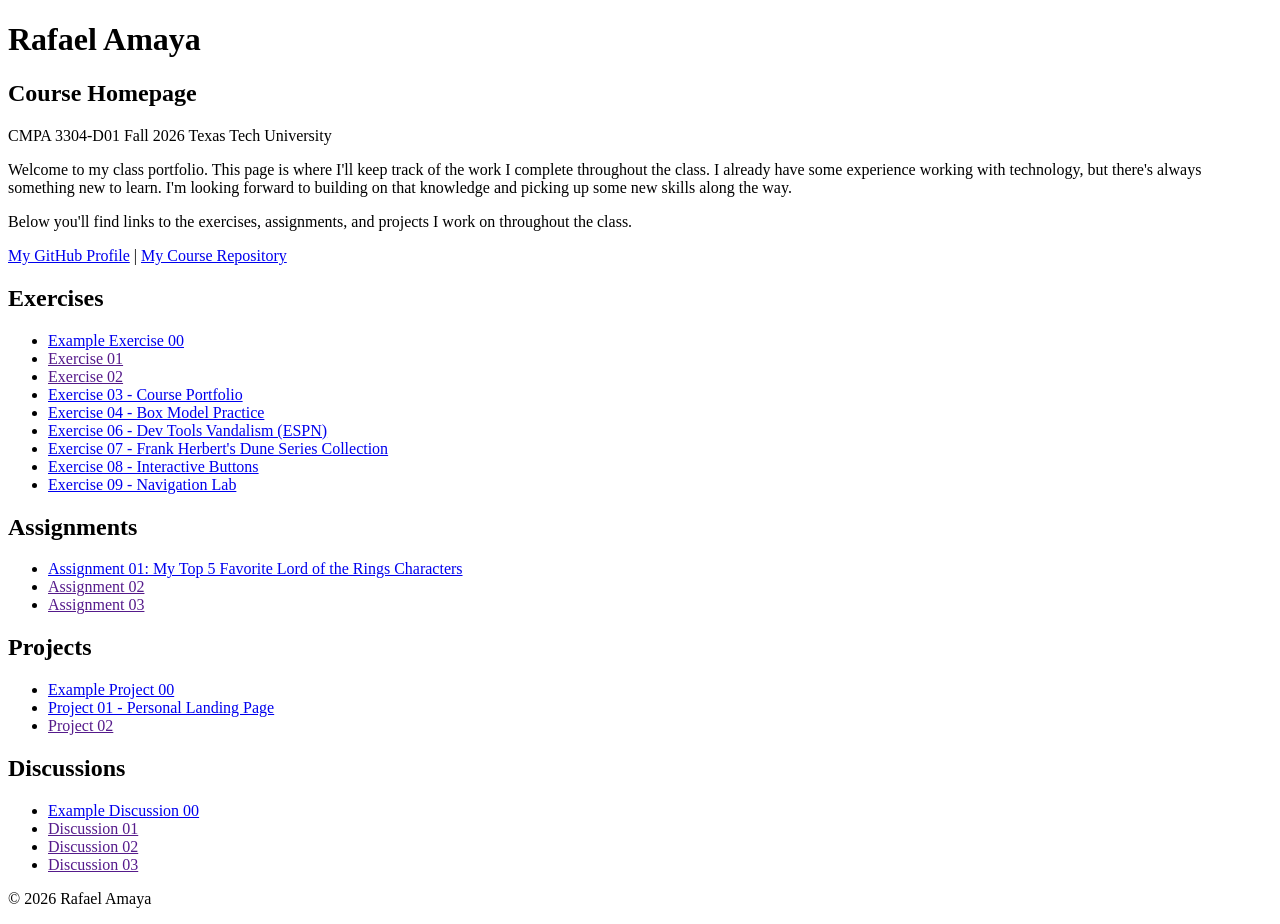
<file: index.html>
<!DOCTYPE html>

<!--

INSTRUCTIONS: HOW TO CHANGE THIS PAGE:

1. Change "Student Name" in the title above to your real name.

2. Change "Your Name" in the big heading below to your real name.

3. Change "your-username" to your real GitHub username in both links.

4. Change "your-repo-name" to the name of this repository.

5. Change "Course Name" to the name of your class.

6. Change "Semester Year" to match when you are taking this class.

7. Add links to your work:
    - Find the words that say "Exercise 01", "Assignment 01", etc.
    - Between the quote marks in href="", put the relative link to your work in the subfolder. You can simply link to the subfolder name. Take a look at the example folders and links to see how to do this.
    - For work not yet started/completed, you can leave the href="" blank until you are ready.
    - Change the words "Exercise 01" to match the name of the exercise. Do the same for assignments and projects. If you add your discussion posts, do the same for them.
    - Do this for each piece of work you finish.

8. You can add more links by copying a whole line like this:
    <li><a href="">New Work Name</a></li>
    Then paste it below the last one in that section.

9. Save your changes and push to GitHub when you are done. Remember you can use GitHub Desktop to help you with this.

Remember: During the course, if you want, you can style your homepage to introduce your own style and aesthetics. To start, keep this page simple and plain. This is just a template to get you started. Embrace the handcrafted approach to web design and development: change things to make them your own.

Remember: You must have a GitHub account, a new GitHub repository for this course, and this file (index.html) in that repository. 

Remember: You must create subfolders for each piece of coursework as the semester progresses.

-->

<html lang="en">
    <head>
        <meta charset="UTF-8" />
        <title>Course Homepage template</title>
        <meta charset="UTF-8" />
        <meta name="viewport" content="width=device-width, initial-scale=1.0" />
        <title>Rafael Amaya - Course Homepage</title>
    </head>

    <body>
        <header>
            <h1>Rafael Amaya</h1>
            <h2>Course Homepage</h2>
            <p>CMPA 3304-D01  Fall 2026  Texas Tech University</p>
            <p>Welcome to my class portfolio. This page is where I'll keep track of the work I complete throughout the class. I already have some experience working with technology, but there's always something new to learn. I'm looking forward to building on that knowledge and picking up some new skills along the way.</p>
            <p>Below you'll find links to the exercises, assignments, and projects I work on throughout the class.</p>
            <nav>
                <a href="https://github.com/Rafaelamaya85">My GitHub Profile</a>
                |
                <a href="https://github.com/Rafaelamaya85/course-portfolio">
                    My Course Repository
                </a>
            </nav>
        </header>

        <main>
            <section>
                <h2>Exercises</h2>
                <ul>
                    <li>
                        <a href="example-exercise-00/">Example Exercise 00</a>
                    </li>
                    <li><a href="">Exercise 01</a></li>
                    <li><a href="">Exercise 02</a></li>
                    <li><a href="index.html">Exercise 03 - Course Portfolio</a></li>
                    <li><a href="week-03-exercise-01/index.html">Exercise 04 - Box Model Practice</a></li>
                    
                    <li><a href="week-04-exercise-01/index.html">Exercise 06 - Dev Tools Vandalism (ESPN)</a></li>
                    <li><a href="week-04-exercise-02/index.html">Exercise 07 - Frank Herbert's Dune Series Collection</a></li>
                    <li><a href="week-05-exercise-01/index.html">Exercise 08 - Interactive Buttons</a></li>
                    <li><a href="week-06-exercise-01/index.html">Exercise 09 - Navigation Lab</a></li>

                </ul>
            </section>

            <section>
                <h2>Assignments</h2>
                <ul>
                    <li><a href="assignment-01/">Assignment 01: My Top 5 Favorite Lord of the Rings Characters</a></li>
                    <li><a href="">Assignment 02</a></li>
                    <li><a href="">Assignment 03</a></li>
                </ul>
            </section>

            <section>
                <h2>Projects</h2>
                <ul>
                    <li>
                        <a href="example-project-00/">Example Project 00</a>
                    </li>
                    <li><a href="project-01/index.html">Project 01 - Personal Landing Page</a></li>
                    <li><a href="">Project 02</a></li>
                </ul>
            </section>

            <section>
                <h2>Discussions</h2>
                <ul>
                    <li>
                        <a href="example-discussion-00/">
                            Example Discussion 00
                        </a>
                    </li>
                    <li><a href="">Discussion 01</a></li>
                    <li><a href="">Discussion 02</a></li>
                    <li><a href="">Discussion 03</a></li>
                </ul>
            </section>
        </main>

        <footer>
            <p>&copy; 2026 Rafael Amaya</p>
        </footer>
    </body>
</html>
</file>
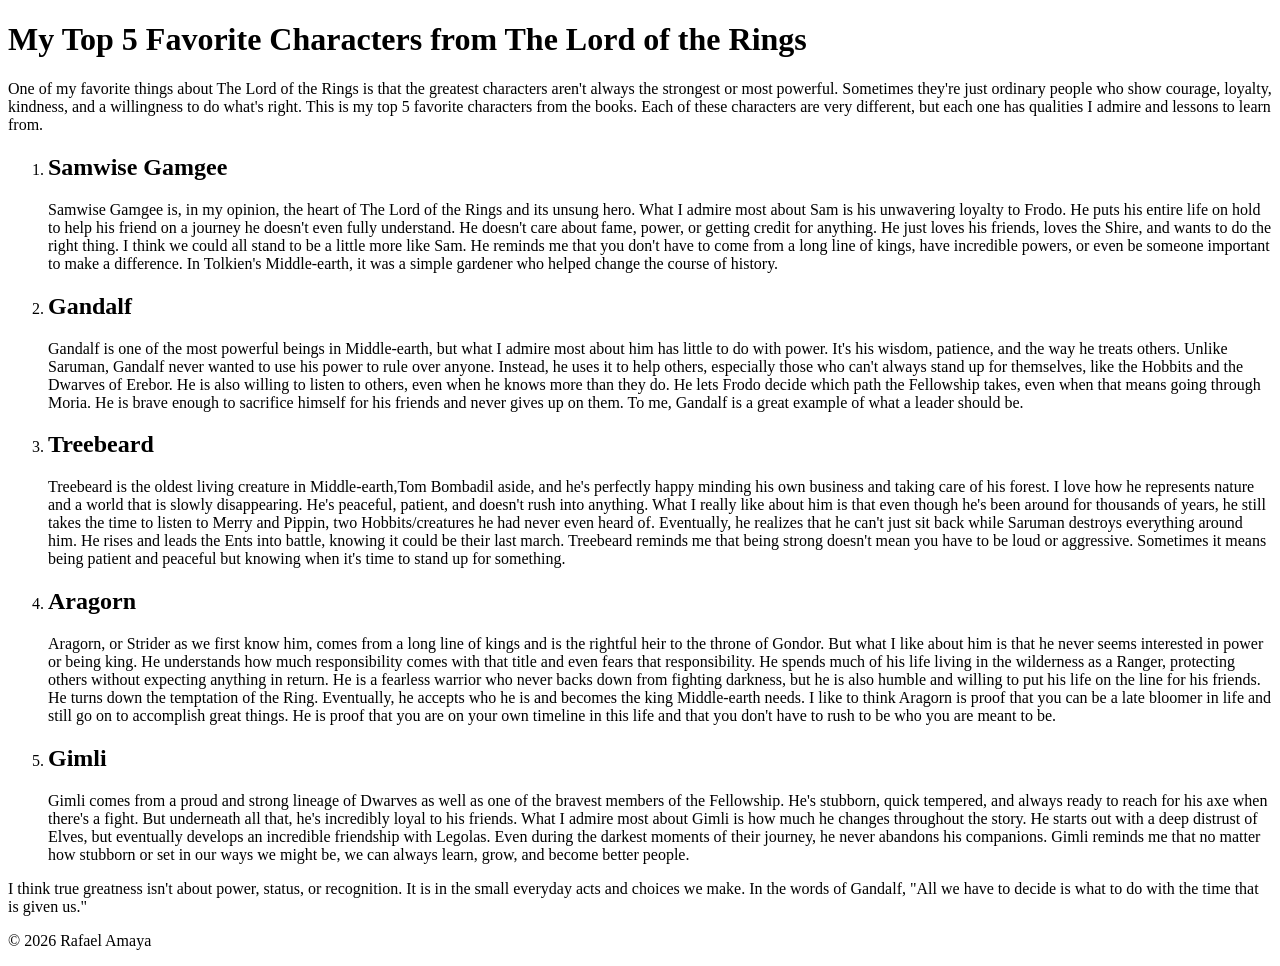
<file: assignment-01/index.html>
<!DOCTYPE html>
<html lang="en">

<head>
    <meta charset="UTF-8">
    <meta name="viewport" content="width=device-width, initial-scale=1.0">
    <title>My Top 5 Favorite Lord of the Rings Characters</title>
</head>

<body>

    <header>
        <h1>My Top 5 Favorite Characters from The Lord of the Rings</h1>
    </header>

    <main>
<p>
    One of my favorite things about The Lord of the Rings is that
    the greatest characters aren't always the strongest or most powerful.
    Sometimes they're just ordinary people who show courage, loyalty,
    kindness, and a willingness to do what's right. This is my top 5 favorite characters from the books. Each of these
    characters are very different, but each one has qualities I admire
    and lessons to learn from.
</p>
    <ol>
<li>
    <h2>Samwise Gamgee</h2>
    <p>
        Samwise Gamgee is, in my opinion, the heart of The Lord of the Rings
        and its unsung hero. What I admire most about Sam is his unwavering
        loyalty to Frodo. He puts his entire life on hold to help his friend
        on a journey he doesn't even fully understand. He doesn't care about
        fame, power, or getting credit for anything. He just loves his friends,
        loves the Shire, and wants to do the right thing. I think we could all
        stand to be a little more like Sam. He reminds me that you don't have
        to come from a long line of kings, have incredible powers, or even be
        someone important to make a difference. In Tolkien's Middle-earth,
        it was a simple gardener who helped change the course of history.
    </p>
</li>
<li>
    <h2>Gandalf</h2>
    <p>
        Gandalf is one of the most powerful beings in Middle-earth, but what
        I admire most about him has little to do with power. It's his wisdom, patience,
        and the way he treats others. Unlike Saruman, Gandalf never wanted
        to use his power to rule over anyone. Instead, he uses it to help
        others, especially those who can't always stand up for themselves,
        like the Hobbits and the Dwarves of Erebor. He is also willing to
        listen to others, even when he knows more than they do. He lets Frodo
        decide which path the Fellowship takes, even when that means
        going through Moria. He is brave enough to sacrifice himself for
        his friends and never gives up on them. To me, Gandalf is a great
        example of what a leader should be.
    </p>
</li>
<li>
    <h2>Treebeard</h2>
    <p>
        Treebeard is the oldest living creature in Middle-earth,Tom Bombadil aside, and
        he's perfectly happy minding his own business and taking care of his
        forest. I love how he represents nature and a world that is slowly
        disappearing. He's peaceful, patient, and doesn't rush into anything.
        What I really like about him is that even though he's been around
        for thousands of years, he still takes the time to listen to Merry
        and Pippin, two Hobbits/creatures he had never even heard of. Eventually,
        he realizes that he can't just sit back while Saruman destroys
        everything around him. He rises and leads the Ents into battle, knowing it
        could be their last march. Treebeard reminds me that being strong
        doesn't mean you have to be loud or aggressive. Sometimes it means
        being patient and peaceful but knowing when it's time to stand up
        for something.
    </p>
</li>
<li>
    <h2>Aragorn</h2>
    <p>
        Aragorn, or Strider as we first know him, comes from a long line of
        kings and is the rightful heir to the throne of Gondor. But what I
        like about him is that he never seems interested in power or being
        king. He understands how much responsibility
        comes with that title and even fears that responsibility. He spends much of
        his life living in the wilderness as a Ranger, protecting others
        without expecting anything in return. He is a fearless warrior who
        never backs down from fighting darkness, but he is also humble and
        willing to put his life on the line for his friends. He turns
        down the temptation of the Ring. Eventually, he accepts who he is
        and becomes the king Middle-earth needs. I like to think Aragorn is
        proof that you can be a late bloomer in life and still go on to
        accomplish great things. He is proof that you are on your own timeline in this life 
        and that you don't have to rush to be who you are meant to be.
    </p>
</li>
<li>
    <h2>Gimli</h2>
    <p>
        Gimli comes from a proud and strong lineage of Dwarves as well as one of the bravest
        members of the Fellowship. He's stubborn, quick tempered, and
        always ready to reach for his axe when there's a fight. But
        underneath all that, he's incredibly loyal to his friends.
        What I admire most about Gimli is how much he changes throughout
        the story. He starts out with a deep distrust of Elves, but
        eventually develops an incredible friendship with Legolas.
        Even during the darkest moments of their journey, he never
        abandons his companions. Gimli reminds me that no matter how
        stubborn or set in our ways we might be, we can always learn,
        grow, and become better people.
    </p>
</li>
    </ol>
    <p>
    I think true greatness isn't about power, status, or recognition. It is in the small everyday acts and choices we make. 
    In the words of Gandalf, "All we have to decide is what to do with the time that is given us."
</p>
    </main>

    <footer>
        <p>&copy; 2026 Rafael Amaya</p>
    </footer>

</body>

</html>
</file>
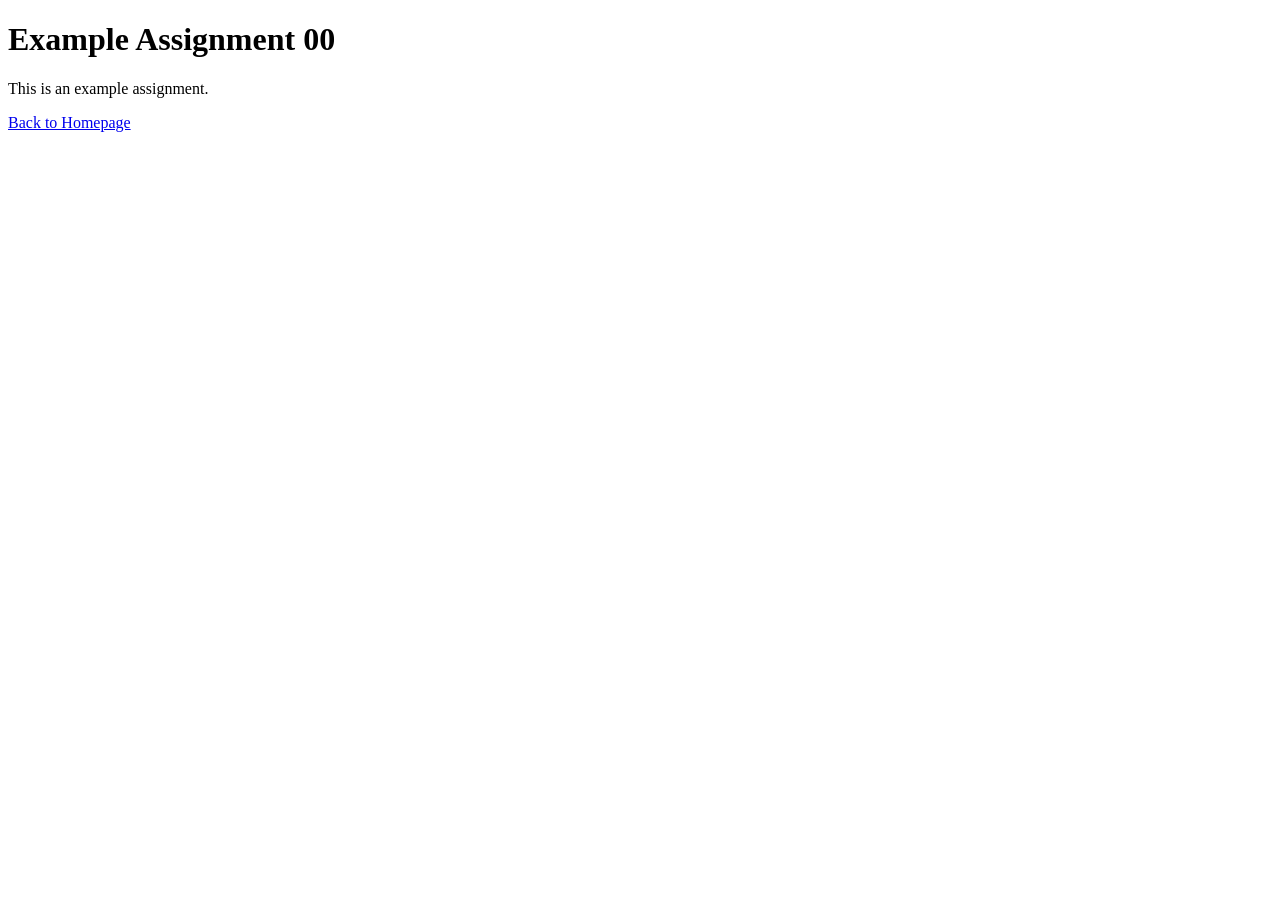
<file: example-assignment-00/index.html>
<!DOCTYPE html>
<html lang="en">
    <head>
        <meta charset="UTF-8" />
        <meta name="viewport" content="width=device-width, initial-scale=1.0" />
        <title>Example Assignment 00</title>
    </head>
    <body>
        <h1>Example Assignment 00</h1>
        <p>This is an example assignment.</p>
        <a href="../index.html">Back to Homepage</a>
    </body>
</html>
</file>
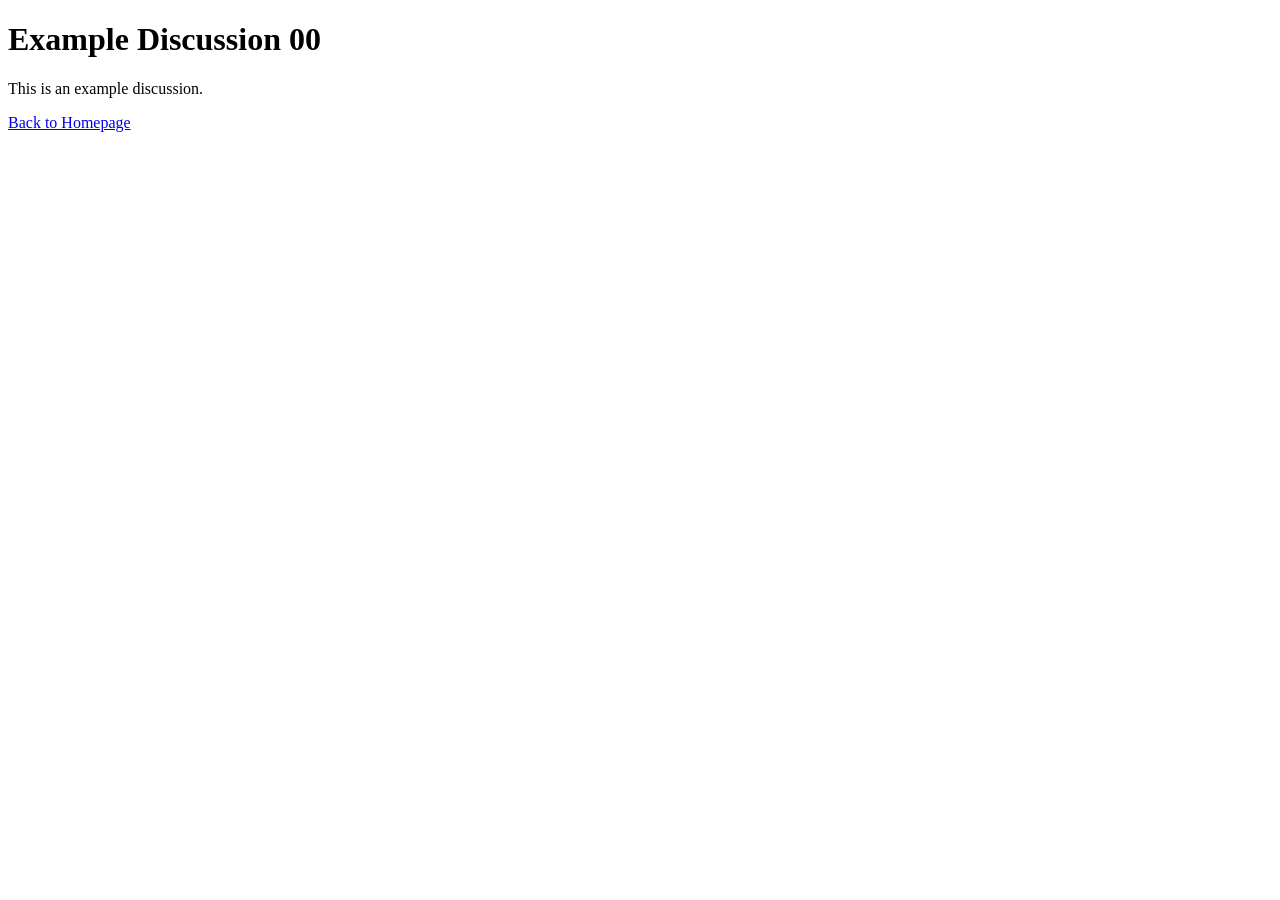
<file: example-discussion-00/index.html>
<!DOCTYPE html>
<html lang="en">
    <head>
        <meta charset="UTF-8" />
        <meta name="viewport" content="width=device-width, initial-scale=1.0" />
        <title>Example Discussion 00</title>
    </head>
    <body>
        <h1>Example Discussion 00</h1>
        <p>This is an example discussion.</p>
        <a href="../index.html">Back to Homepage</a>
    </body>
</html>
</file>
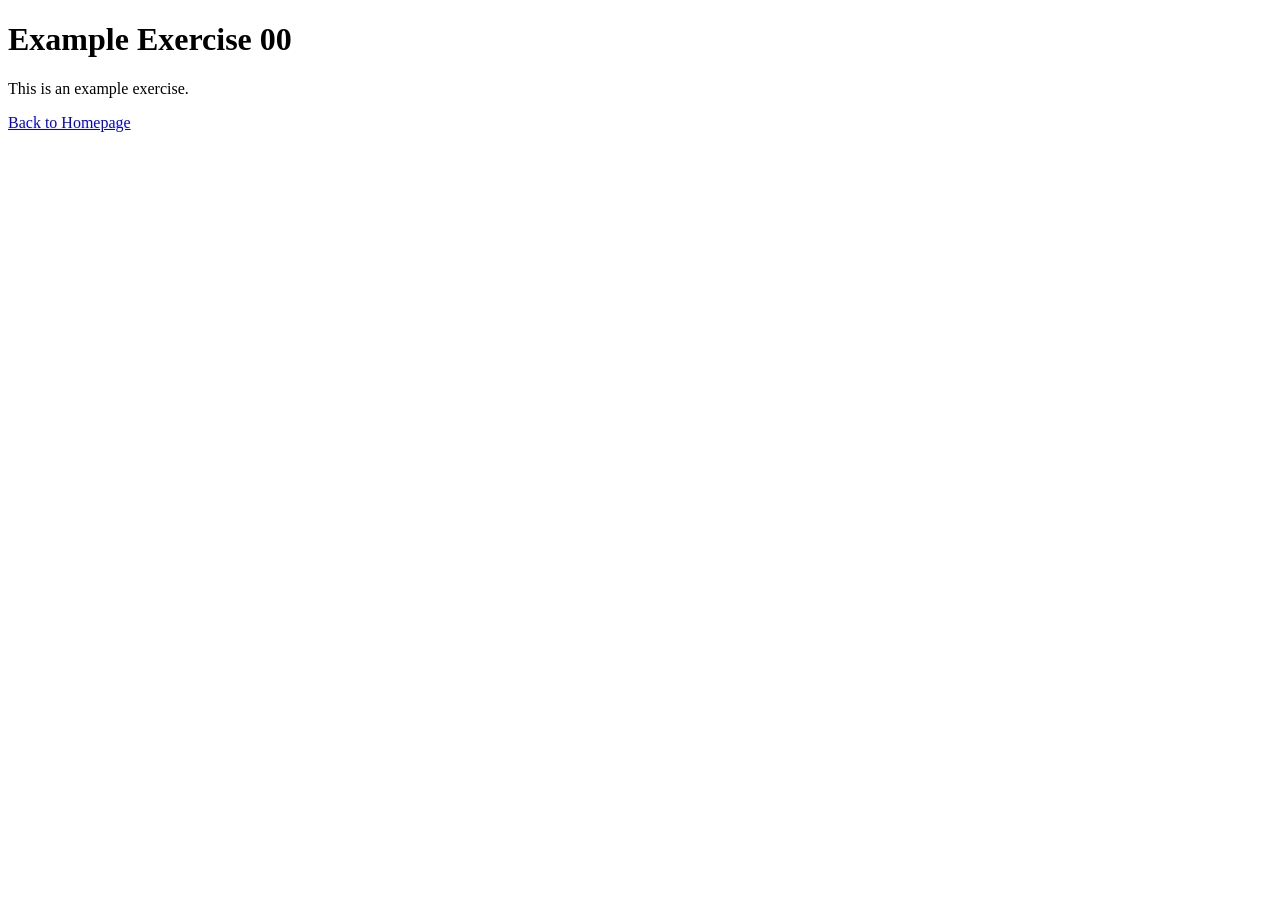
<file: example-exercise-00/index.html>
<!DOCTYPE html>
<html lang="en">
    <head>
        <meta charset="UTF-8" />
        <meta name="viewport" content="width=device-width, initial-scale=1.0" />
        <title>Example Exercise 00</title>
    </head>
    <body>
        <h1>Example Exercise 00</h1>
        <p>This is an example exercise.</p>
        <a href="../index.html">Back to Homepage</a>
    </body>
</html>
</file>
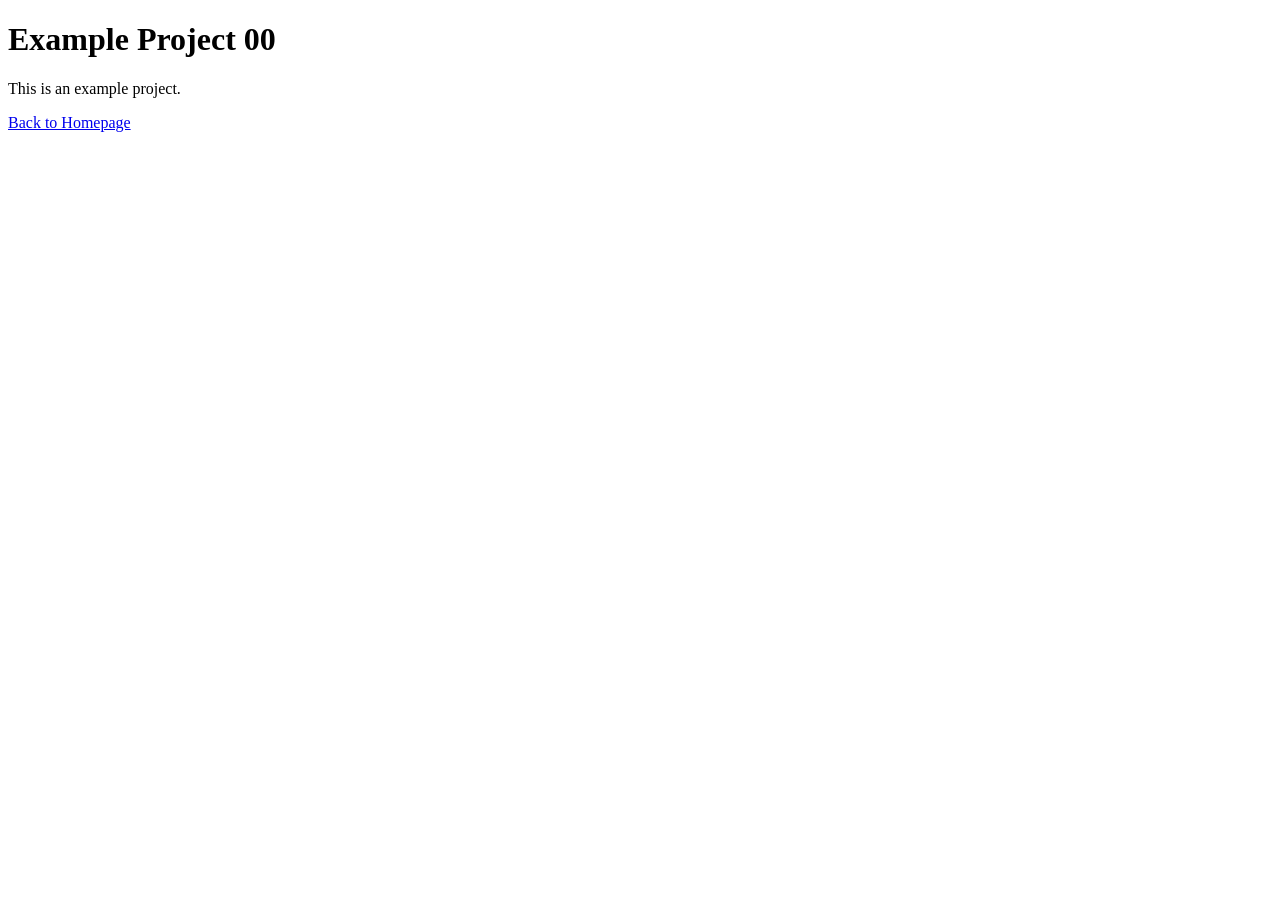
<file: example-project-00/index.html>
<!DOCTYPE html>
<html lang="en">
    <head>
        <meta charset="UTF-8" />
        <meta name="viewport" content="width=device-width, initial-scale=1.0" />
        <title>Example Project 00</title>
    </head>
    <body>
        <h1>Example Project 00</h1>
        <p>This is an example project.</p>
        <a href="../index.html">Back to Homepage</a>
    </body>
</html>
</file>
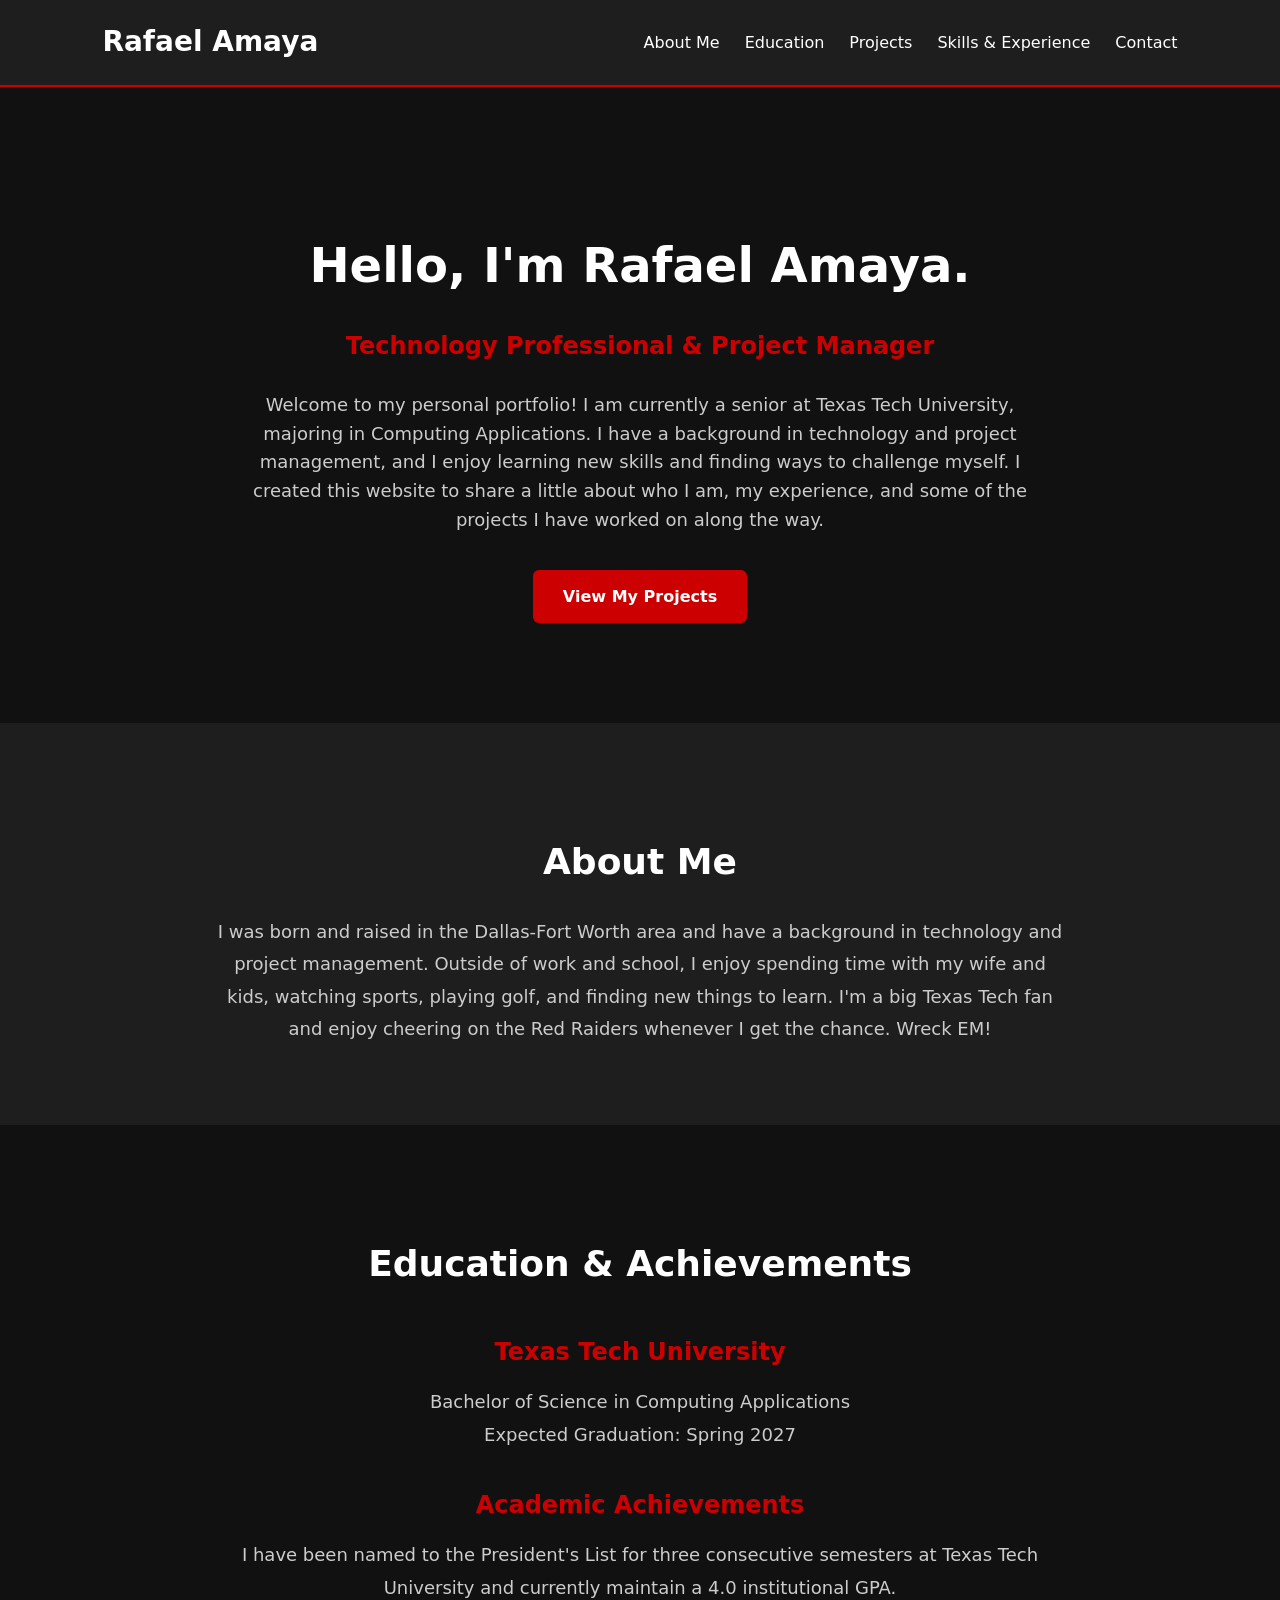
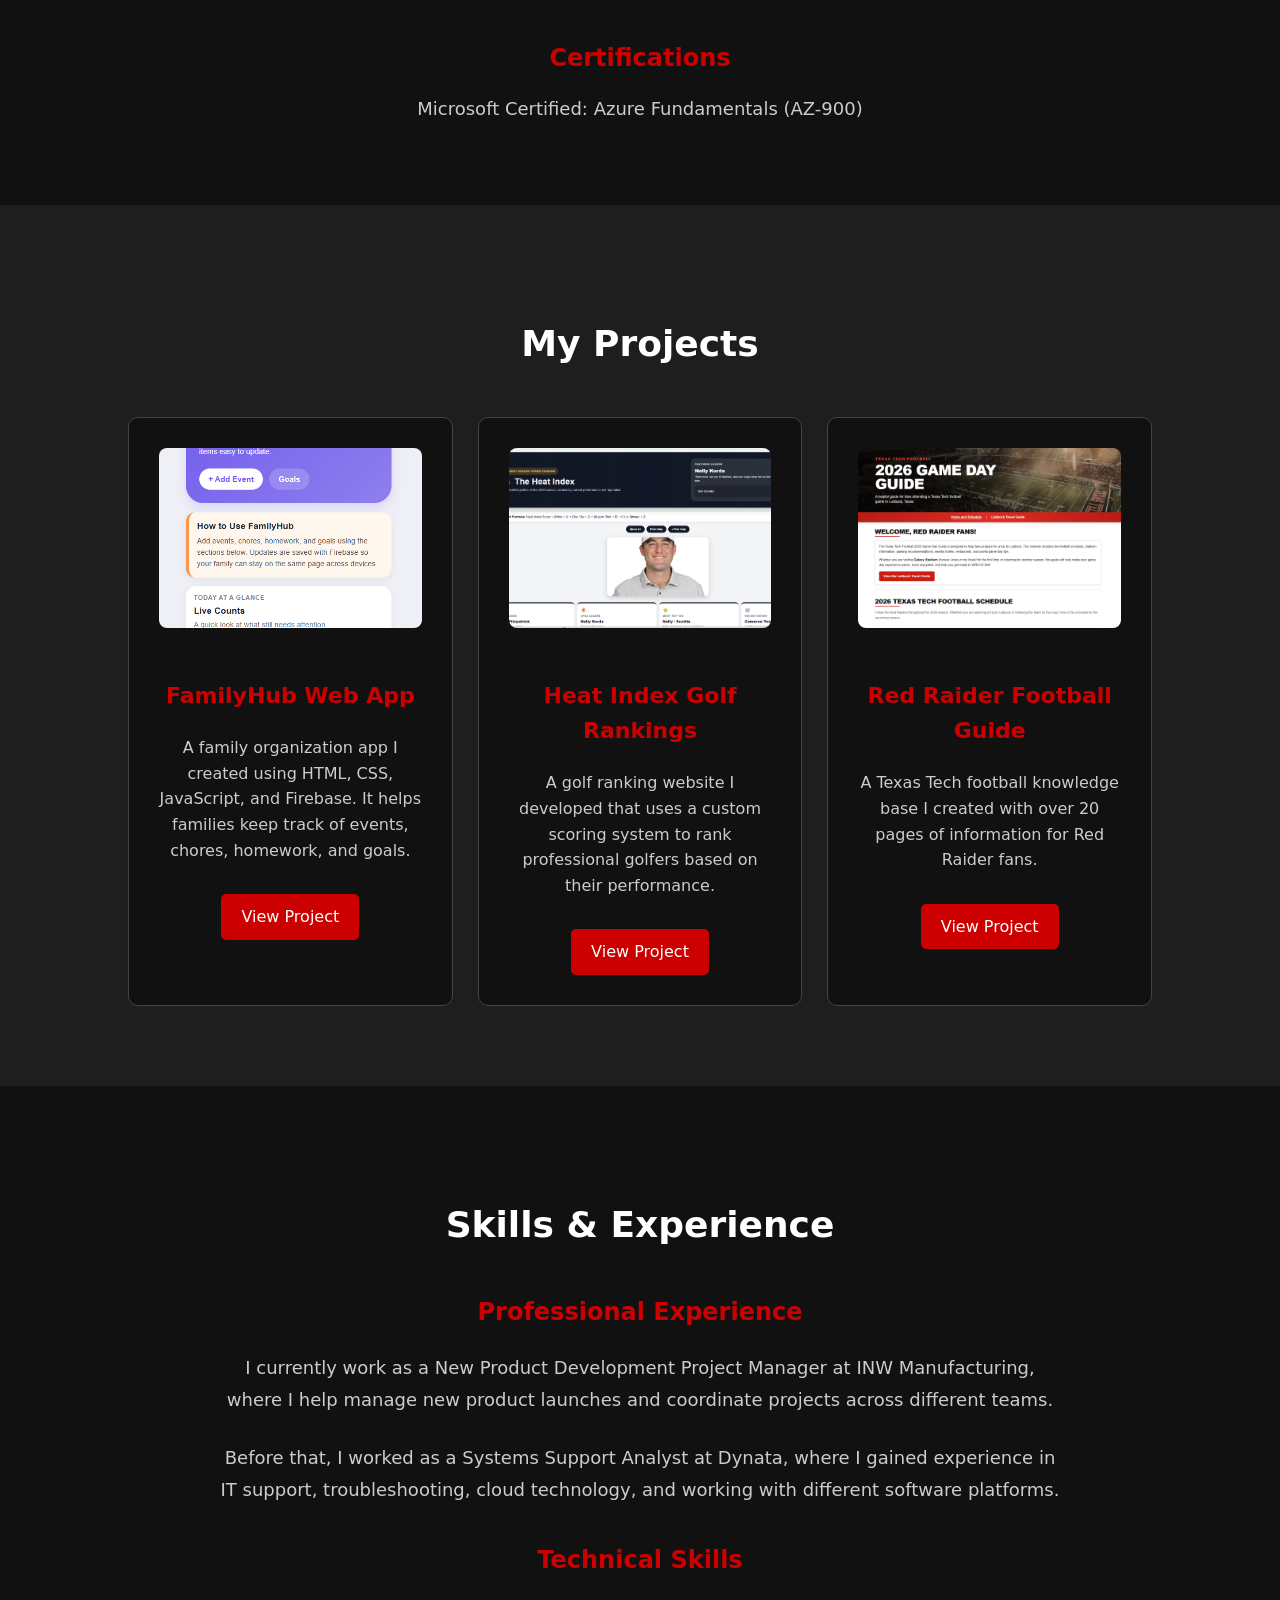
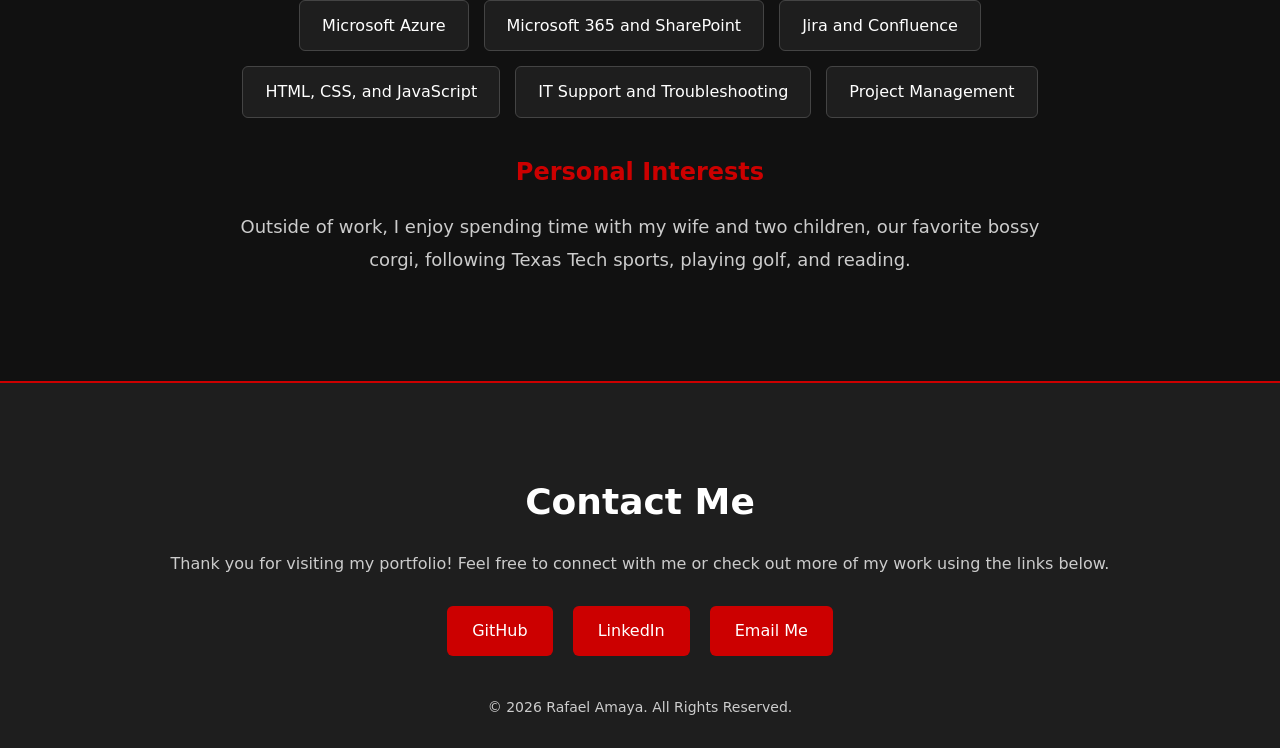
<file: project-01/index.html>
<!DOCTYPE html>
<html lang="en">
<head>
    <meta charset="UTF-8">
    <meta name="viewport" content="width=device-width, initial-scale=1.0">
    <title>Rafael Amaya | Personal Portfolio</title>
    <link rel="stylesheet" href="style.css">
</head>
<body>

<header>
    <h1>Rafael Amaya</h1>

    <nav>
        <a href="#about">About Me</a>
        <a href="#education">Education</a>
        <a href="#projects">Projects</a>
        <a href="#skills">Skills & Experience</a>
        <a href="#contact">Contact</a>
    </nav>
</header>

<main>
    <section id="intro">
        <h2>Hello, I'm Rafael Amaya.</h2>
        <h3>Technology Professional & Project Manager</h3>

        <p>
    Welcome to my personal portfolio! I am currently a senior
    at Texas Tech University, majoring in Computing Applications.
    I have a background in technology and project management,
    and I enjoy learning new skills and finding ways to
    challenge myself. I created this website to share a little
    about who I am, my experience, and some of the projects
    I have worked on along the way.
</p>

        <a href="#projects">View My Projects</a>
    </section>

<section id="about">
    <h2>About Me</h2>

    <p>
        I was born and raised in the Dallas-Fort Worth area
        and have a background in technology and project
        management. Outside of work and school, I enjoy
        spending time with my wife and kids, watching sports,
        playing golf, and finding new things to learn.
        I'm a big Texas Tech fan and enjoy cheering on
        the Red Raiders whenever I get the chance. Wreck EM!
    </p>
</section>

<section id="education">
    <h2>Education & Achievements</h2>

    <h3>Texas Tech University</h3>
    <p>
        Bachelor of Science in Computing Applications
        <br>
        Expected Graduation: Spring 2027
    </p>

    <h3>Academic Achievements</h3>
    <p>
        I have been named to the President's List for
        three consecutive semesters at Texas Tech
        University and currently maintain a 4.0
        institutional GPA.
    </p>

    <h3>Certifications</h3>
    <p>
        Microsoft Certified: Azure Fundamentals (AZ-900)
    </p>
</section>

<section id="projects">
    <h2>My Projects</h2>

    <div class="project-card">
        
<img src="images/familyhub.png" alt="FamilyHub Web App Screenshot" class="project-image">

        <h3>FamilyHub Web App</h3>
        <p>
            A family organization app I created using
            HTML, CSS, JavaScript, and Firebase.
            It helps families keep track of events,
            chores, homework, and goals.
        </p>
        <a href="https://rafaelamaya85.github.io/FamilyHub-Webapp/"
           target="_blank" rel="noopener noreferrer">
            View Project
        </a>
    </div>

    <div class="project-card">

<img src="images/golf-rankings.png" alt="Heat Index Golf Rankings Screenshot" class="project-image">

        <h3>Heat Index Golf Rankings</h3>
        <p>
            A golf ranking website I developed that
            uses a custom scoring system to rank
            professional golfers based on their
            performance.
        </p>
        <a href="https://rafaelamaya85.github.io/Pro-Golf-Performance-Tracker/"
           target="_blank" rel="noopener noreferrer">
            View Project
        </a>
    </div>

    <div class="project-card">

<img src="images/red-raider-guide.png" alt="Red Raider Football Guide Screenshot" class="project-image">

        <h3>Red Raider Football Guide</h3>
        <p>
            A Texas Tech football knowledge base
            I created with over 20 pages of
            information for Red Raider fans.
        </p>
        <a href="https://rafaelamaya85.github.io/red-raider-football-guide/"
           target="_blank" rel="noopener noreferrer">
            View Project
        </a>
    </div>
</section>

<section id="skills">
    <h2>Skills & Experience</h2>

    <h3>Professional Experience</h3>
    <p>
        I currently work as a New Product Development
        Project Manager at INW Manufacturing, where I
        help manage new product launches and coordinate
        projects across different teams.
    </p>

    <p>
        Before that, I worked as a Systems Support Analyst
        at Dynata, where I gained experience in IT support,
        troubleshooting, cloud technology, and working
        with different software platforms.
    </p>

    <h3>Technical Skills</h3>
    <ul>
        <li>Microsoft Azure</li>
        <li>Microsoft 365 and SharePoint</li>
        <li>Jira and Confluence</li>
        <li>HTML, CSS, and JavaScript</li>
        <li>IT Support and Troubleshooting</li>
        <li>Project Management</li>
    </ul>

    <h3>Personal Interests</h3>
    <p>
        Outside of work, I enjoy spending time
        with my wife and two children, our favorite bossy corgi, following Texas Tech sports,
        playing golf, and reading.
    </p>
</section>

</main>

<footer id="contact">
    <h2>Contact Me</h2>

    <p>
        Thank you for visiting my portfolio!
        Feel free to connect with me or check out
        more of my work using the links below.
    </p>

    
<div class="contact-links">
    <a href="https://github.com/Rafaelamaya85"
       target="_blank" rel="noopener noreferrer">
        GitHub
    </a>

    <a href="https://www.linkedin.com/in/rafael-amaya-a458a548/"
       target="_blank" rel="noopener noreferrer">
        LinkedIn
    </a>

    <a href="mailto:rafamaya@ttu.edu">
        Email Me
    </a>
</div>

    <p>&copy; 2026 Rafael Amaya. All Rights Reserved.</p>
</footer>
    
</body>
</html>
</file>
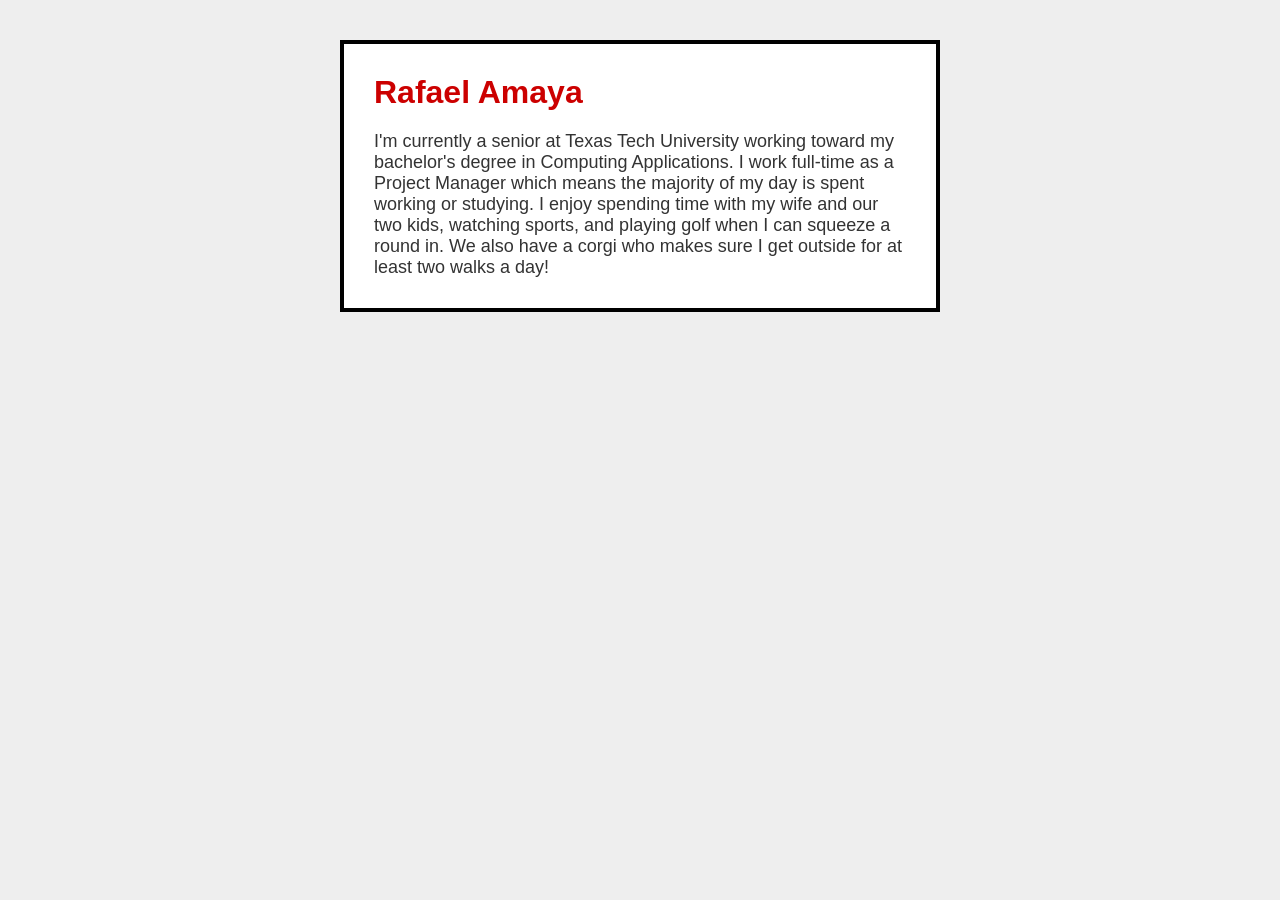
<file: week-03-exercise-01/index.html>
<!DOCTYPE html>
<html lang="en">

<head>
    <meta charset="UTF-8">
    <meta name="viewport" content="width=device-width, initial-scale=1.0">
    <title>Rafael Amaya - Personal Card</title>
    <link rel="stylesheet" href="style.css">
</head>

<body>
<div class="card">

    <h1>Rafael Amaya</h1>

    <p>
        I'm currently a senior at Texas Tech University working toward
        my bachelor's degree in Computing Applications. I work full-time
        as a Project Manager which means the majority of my day is spent working or studying. 
        I enjoy spending time with my wife and our two kids, watching
        sports, and playing golf when I can squeeze a round in. We also have a corgi who makes sure
        I get outside for at least two walks a day!
    </p>

</div>
</body>

</html>
</file>
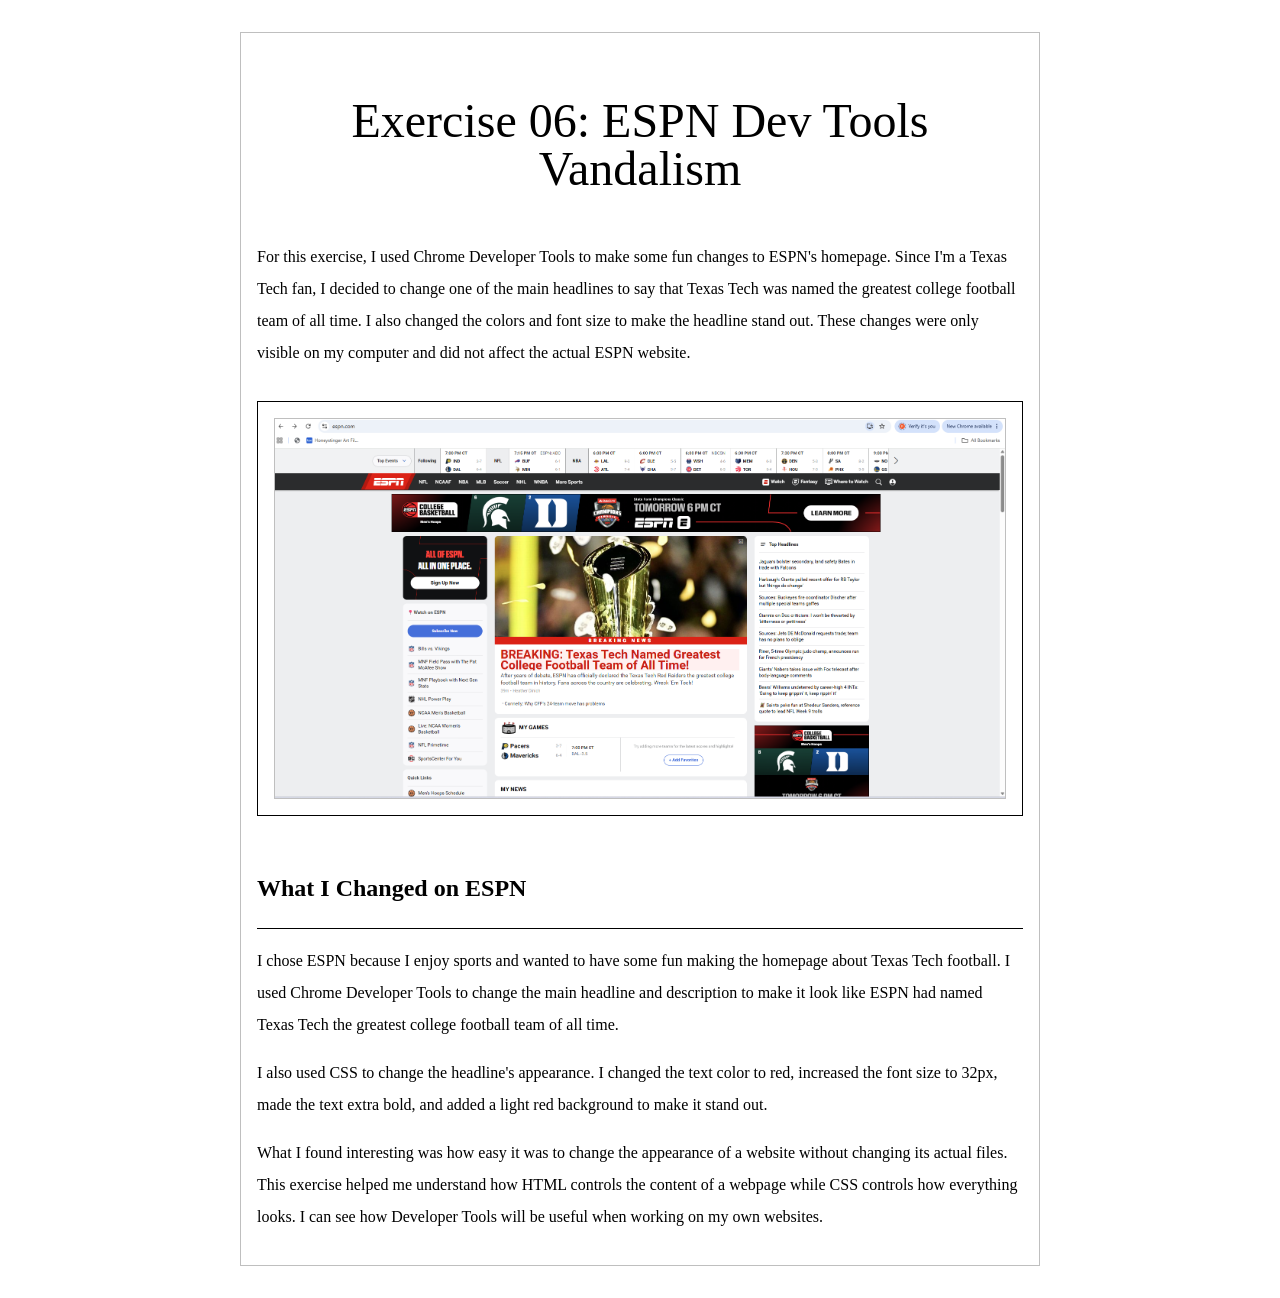
<file: week-04-exercise-01/index.html>
<!DOCTYPE html>
<html lang="en">

<head>
    <meta charset="UTF-8" />
    <meta name="viewport" content="width=device-width, initial-scale=1.0" />
    <title>Week 04 Exercise 01 - My Dev Tools Vandalism</title>
    <link rel="stylesheet" href="./style.css" />
</head>

<body>
    <main>
        <h1>Exercise 06: ESPN Dev Tools Vandalism</h1>
        <p>
  For this exercise, I used Chrome Developer Tools to make
  some fun changes to ESPN's homepage. Since I'm a Texas
  Tech fan, I decided to change one of the main headlines
  to say that Texas Tech was named the greatest college
  football team of all time. I also changed the colors
  and font size to make the headline stand out.

  These changes were only visible on my computer and
  did not affect the actual ESPN website.
</p>
        <div class="screenshot-container">
            <!-- 
                IMPORTANT: Update the src attribute below to match your screenshot filename.
                Example: If your screenshot is named "apple-dot-com-but-with-papyrus-font.png", change the line to:
                src="./apple-dot-com-but-with-papyrus-font.png"
            -->
            <img src="./devtools-vandalism-screenshot.png" alt="ESPN homepage modified with a Texas Tech football headline" />
        </div>
        
<h2>What I Changed on ESPN</h2>

<p>
  I chose ESPN because I enjoy sports and wanted to have
  some fun making the homepage about Texas Tech football.
  I used Chrome Developer Tools to change the main headline
  and description to make it look like ESPN had named
  Texas Tech the greatest college football team of all time.
</p>

<p>
  I also used CSS to change the headline's appearance.
  I changed the text color to red, increased the font size
  to 32px, made the text extra bold, and added a light red
  background to make it stand out.
</p>

<p>
  What I found interesting was how easy it was to change
  the appearance of a website without changing its actual
  files. This exercise helped me understand how HTML
  controls the content of a webpage while CSS controls
  how everything looks. I can see how Developer Tools
  will be useful when working on my own websites.
</p>

    </main>
</body>

</html>
</file>
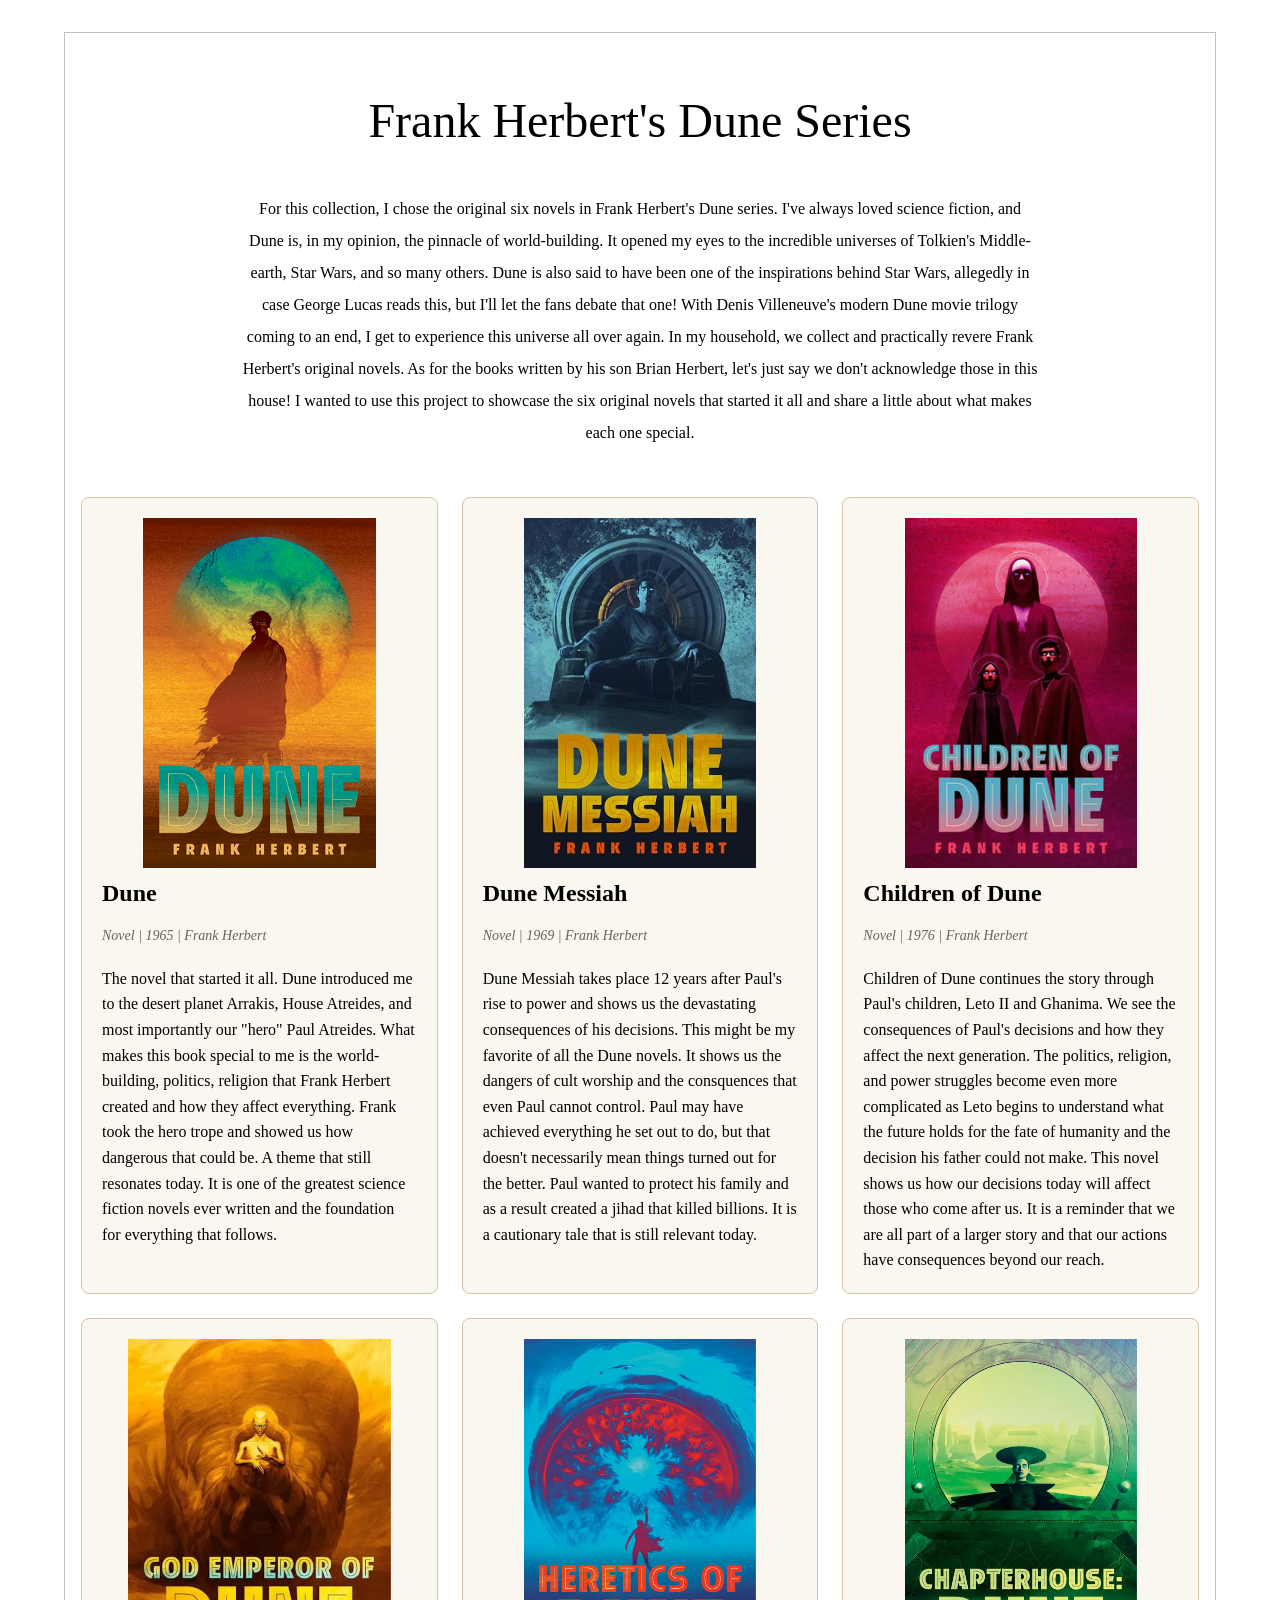
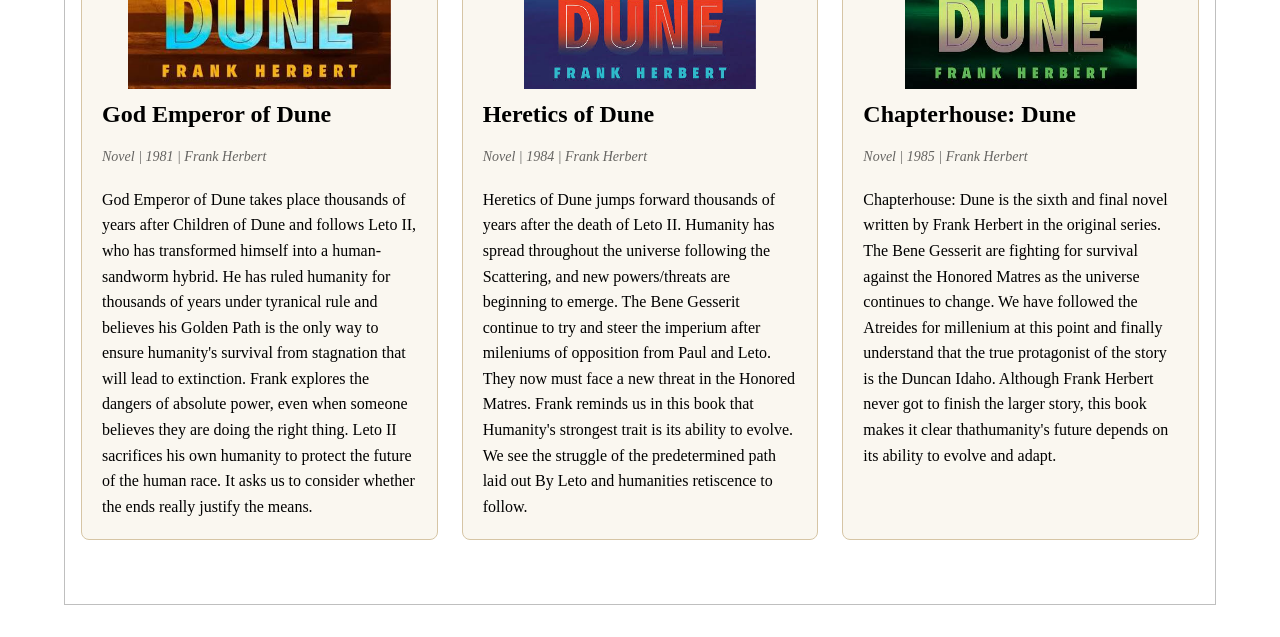
<file: week-04-exercise-02/index.html>
<!DOCTYPE html>
<html lang="en">

<head>
    <meta charset="UTF-8" />
    <meta name="viewport" content="width=device-width, initial-scale=1.0" />
    <title>Frank Herbert's Dune Series</title>
    <link rel="stylesheet" href="./style.css" />
</head>

<body>
    <main>
        <h1>Frank Herbert's Dune Series</h1>
        <!-- 
            SAMPLE OVERVIEW TEXT
            Replace this entire paragraph with your own description.
            How do you think about your collection? Write that out here.
            P.S. Please use your own words. Be yourself.
        -->
        
<p>
    For this collection, I chose the original six novels in Frank Herbert's
    Dune series. I've always loved science fiction, and Dune is, in my opinion,
    the pinnacle of world-building. It opened my eyes to the incredible
    universes of Tolkien's Middle-earth, Star Wars, and so many
    others. Dune is also said to have been one of the inspirations behind
    Star Wars, allegedly in case George Lucas reads this, but I'll let the fans debate that one!

    With Denis Villeneuve's modern Dune movie trilogy coming to an end,
    I get to experience this universe all over again. In my
    household, we collect and practically revere Frank Herbert's original
    novels. As for the books written by his son Brian Herbert, let's just
    say we don't acknowledge those in this house! 

    I wanted to use this project to showcase the six original novels
    that started it all and share a little about what makes each one special.
</p>


        <div class="collection-grid">

            <!-- 
                SAMPLE CARD 1
                Replace this entire card with your own item.
                Keep the same structure: image, title, details, description.
            -->
            
<div class="collection-card">
    <img src="./dune-1965.jpg" alt="Dune by Frank Herbert book cover" />
    <h2>Dune</h2>
    <p class="details">Novel | 1965 | Frank Herbert</p>
    <p class="description">
        The novel that started it all. Dune introduced me to
        the desert planet Arrakis, House Atreides, and most importantly our "hero" 
        Paul Atreides. What makes this book special to me
        is the world-building, politics,
        religion that Frank Herbert created and how they affect everything. Frank took the hero 
        trope and showed us how dangerous that could be. A theme 
        that still resonates today. It is one of
        the greatest science fiction novels ever written
        and the foundation for everything that follows.
    </p>
</div>


            <!-- 
                SAMPLE CARD 2
                Replace this entire card with your own item.
                Notice the structure is identical to Sample Card 1.
            -->
            
<div class="collection-card">
    <img src="./dune-messiah-1969.jpg" alt="Dune Messiah by Frank Herbert book cover" />
    <h2>Dune Messiah</h2>
    <p class="details">Novel | 1969 | Frank Herbert</p>
    <p class="description">
        Dune Messiah takes place 12 years after Paul's rise to power and
        shows us the devastating consequences of his decisions. This might be my favorite
        of all the Dune novels. It shows us the dangers of cult worship and the consquences 
        that even Paul cannot control. Paul may have achieved everything
        he set out to do, but that doesn't necessarily mean
        things turned out for the better. Paul wanted to protect his family 
        and as a result created a jihad that killed billions.
        It is a cautionary tale that is still relevant today.
    </p>
</div>


            <!-- 
                PLACEHOLDER CARD 3
                Complete this card by adding your image, title, details, and description.
            -->
            
<div class="collection-card">
    <img src="./children-of-dune-1976.jpg" alt="Children of Dune by Frank Herbert book cover" />
    <h2>Children of Dune</h2>
    <p class="details">Novel | 1976 | Frank Herbert</p>
    <p class="description">
        Children of Dune continues the story through Paul's
        children, Leto II and Ghanima. We see the consequences
        of Paul's decisions and how they affect the next generation.
        The politics, religion, and power struggles become
        even more complicated as Leto begins to understand
        what the future holds for the fate of humanity and the decision 
        his father could not make. This novel shows us how our decisions today will 
        affect those who come after us. It is a reminder that we are all part of a larger
        story and that our actions have consequences beyond our reach.
    </p>
</div>


            <!-- 
                PLACEHOLDER CARD 4
                Complete this card by adding your image, title, details, and description.
            -->
            
<div class="collection-card">
    <img src="./god-emperor-of-dune-1981.jpg" alt="God Emperor of Dune by Frank Herbert book cover" />
    <h2>God Emperor of Dune</h2>
    <p class="details">Novel | 1981 | Frank Herbert</p>
    <p class="description">
        God Emperor of Dune takes place thousands of years
        after Children of Dune and follows Leto II, who has
        transformed himself into a human-sandworm hybrid.
        He has ruled humanity for thousands of years under tyranical rule and
        believes his Golden Path is the only way to ensure
        humanity's survival from stagnation that will lead to extinction.
        Frank explores the dangers of absolute power, even when someone
        believes they are doing the right thing. Leto II
        sacrifices his own humanity to protect the future
        of the human race. It asks us to consider whether the ends really justify the means.
    </p>
</div>


            <!-- 
                PLACEHOLDER CARD 5
                Complete this card by adding your image, title, details, and description.
            -->
            
<div class="collection-card">
    <img src="./heretics-of-dune-1984.jpg" alt="Heretics of Dune by Frank Herbert book cover" />
    <h2>Heretics of Dune</h2>
    <p class="details">Novel | 1984 | Frank Herbert</p>
    <p class="description">
        Heretics of Dune jumps forward thousands of years after
        the death of Leto II. Humanity has spread throughout
        the universe following the Scattering, and new powers/threats
        are beginning to emerge. The Bene Gesserit continue to try and steer the
        imperium after mileniums of opposition from Paul and Leto. They now must face 
        a new threat in the Honored Matres. Frank reminds us in this book that Humanity's 
        strongest trait is its ability to evolve. We see the struggle of the predetermined path laid 
        out By Leto and humanities retiscence to follow.   
    </p>
</div>


            <!-- 
                PLACEHOLDER CARD 6
                Complete this card by adding your image, title, details, and description.
            -->
            
<div class="collection-card">
    <img src="./chapterhouse-dune-1985.jpg" alt="Chapterhouse Dune by Frank Herbert book cover" />
    <h2>Chapterhouse: Dune</h2>
    <p class="details">Novel | 1985 | Frank Herbert</p>
    <p class="description">
        Chapterhouse: Dune is the sixth and final novel written
        by Frank Herbert in the original series. The Bene
        Gesserit are fighting for survival against the Honored
        Matres as the universe continues to change. We have followed the Atreides
        for millenium at this point and finally understand that the true protagonist
         of the story is the Duncan Idaho. Although Frank Herbert never got to finish
        the larger story, this book makes it clear thathumanity's future
        depends on its ability to evolve and adapt.
    </p>
</div>

        </div>
    </main>
</body>

</html>
</file>
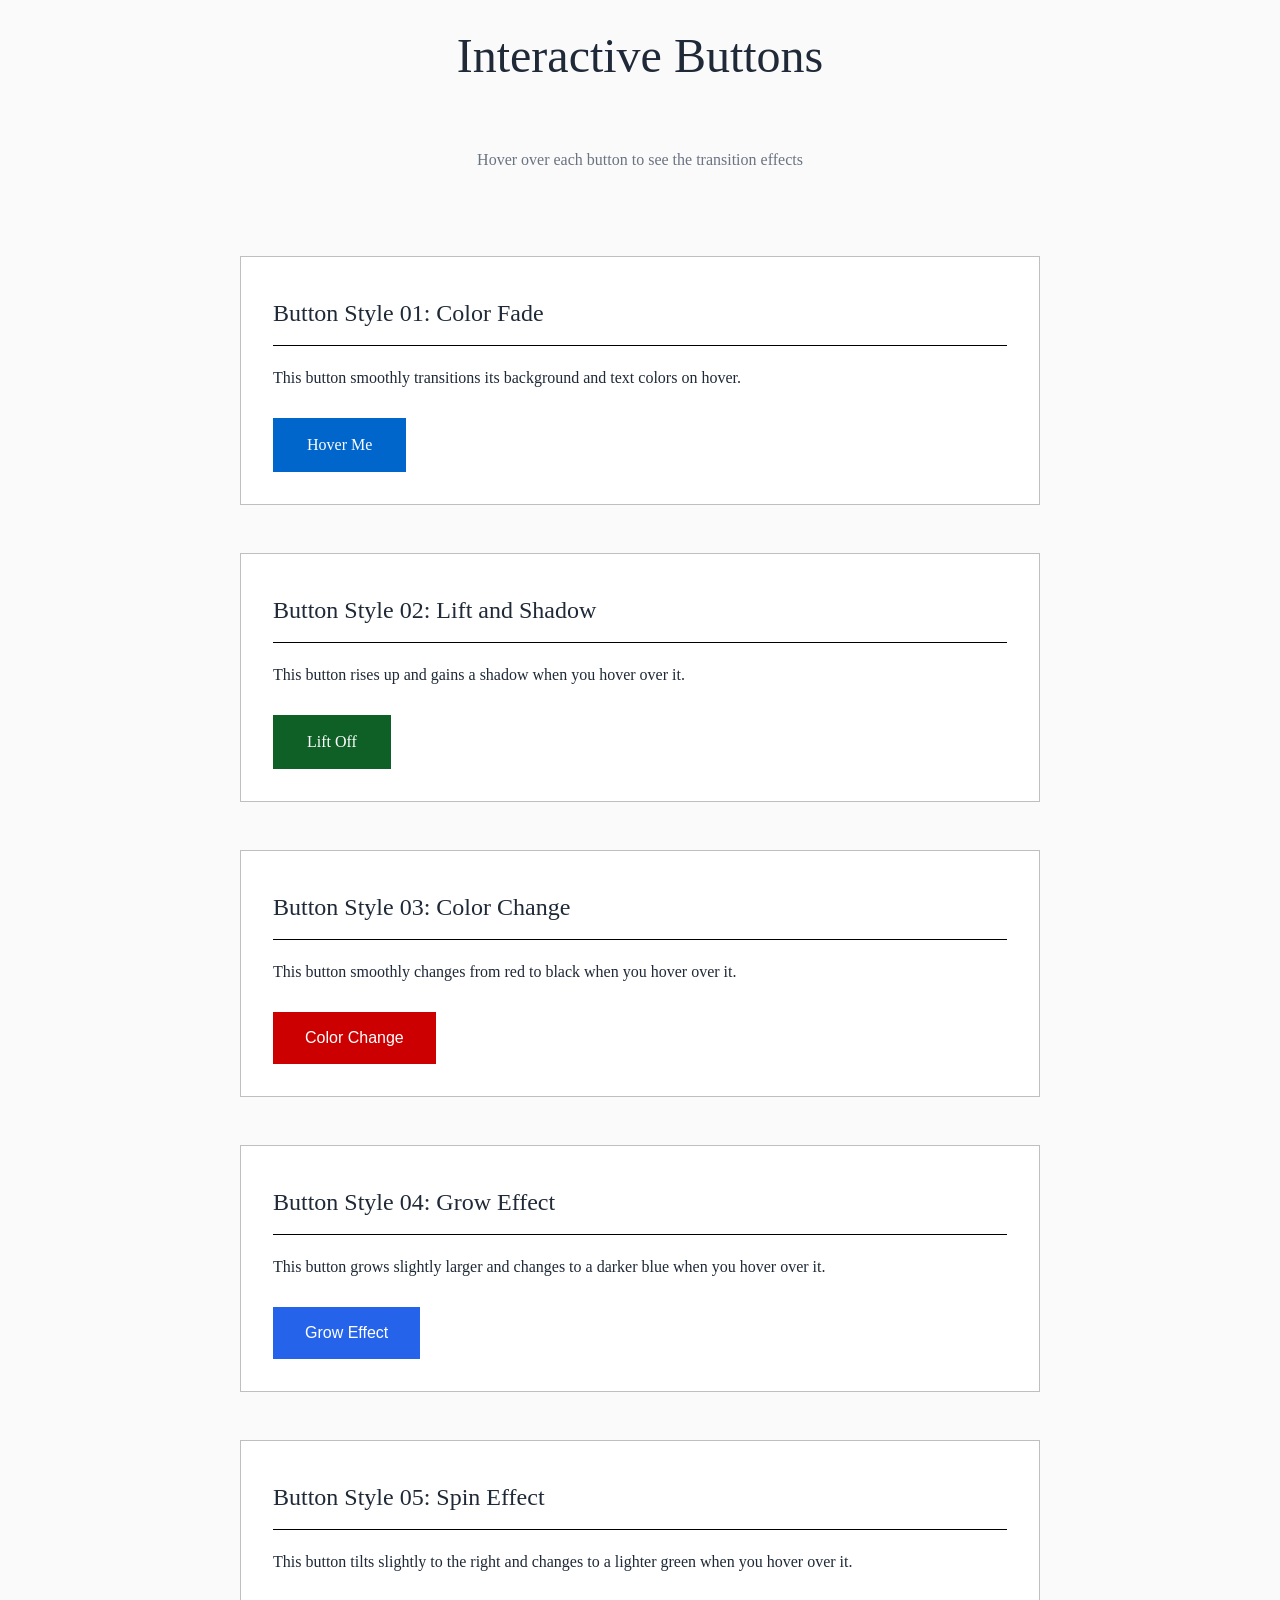
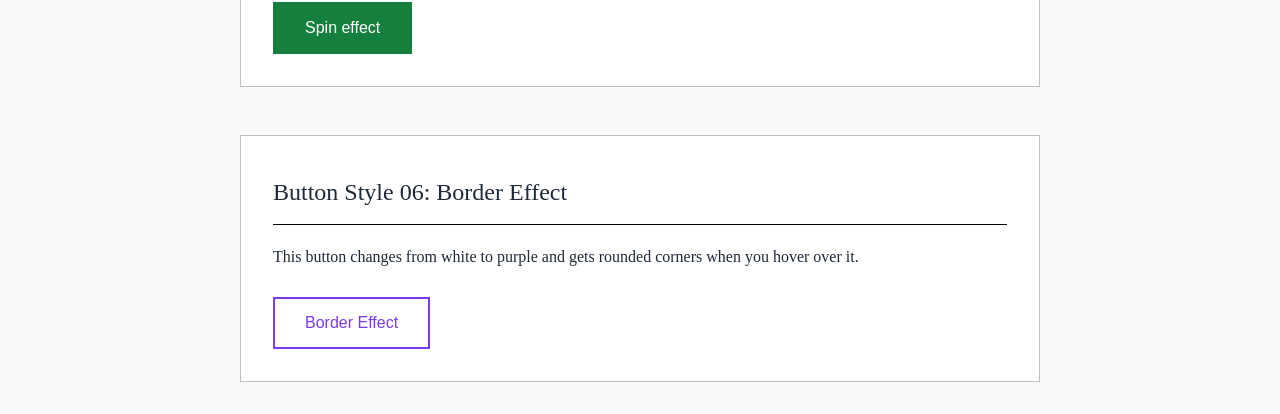
<file: week-05-exercise-01/index.html>
<!DOCTYPE html>
<html lang="en">

<head>
    <meta charset="UTF-8">
    <meta name="viewport" content="width=device-width, initial-scale=1.0">
    <title>Exercises Week 05 Exercise 01: Interactive Buttons</title>
    <link rel="stylesheet" href="./style.css">
</head>

<body>
    <div class="container">
        <h1>Interactive Buttons</h1>
        <p class="subtitle">Hover over each button to see the transition effects</p>

        <section class="button-section">
            <h2>Button Style 01: Color Fade</h2>
            <p>This button smoothly transitions its background and text colors on hover.</p>
            <button class="button-01">Hover Me</button>
        </section>


        <section class="button-section">
            <h2>Button Style 02: Lift and Shadow</h2>
            <p>This button rises up and gains a shadow when you hover over it.</p>
            <button class="button-02">Lift Off</button>
        </section>

        <section class="button-section">
            <h2>Button Style 03: Color Change</h2>
            <p>This button smoothly changes from red to black when you hover over it.</p>

            <button class="button-03">Color Change</button>
        </section>

        <section class="button-section">
            <h2>Button Style 04: Grow Effect</h2>
            <p>This button grows slightly larger and changes to a darker blue when you hover over it.</p>

            <button class="button-04">Grow Effect</button>


        </section>

        <section class="button-section">
            <h2>Button Style 05: Spin Effect</h2>
            <p>This button tilts slightly to the right and changes to a lighter green when you hover over it.</p>

            <button class="button-05">Spin effect</button>

        </section>

        <section class="button-section">
            <h2>Button Style 06: Border Effect</h2>
            <p>This button changes from white to purple and gets rounded corners when you hover over it.</p>

            <button class="button-06">Border Effect</button>

        </section>
    </div>
</body>

</html>
</file>
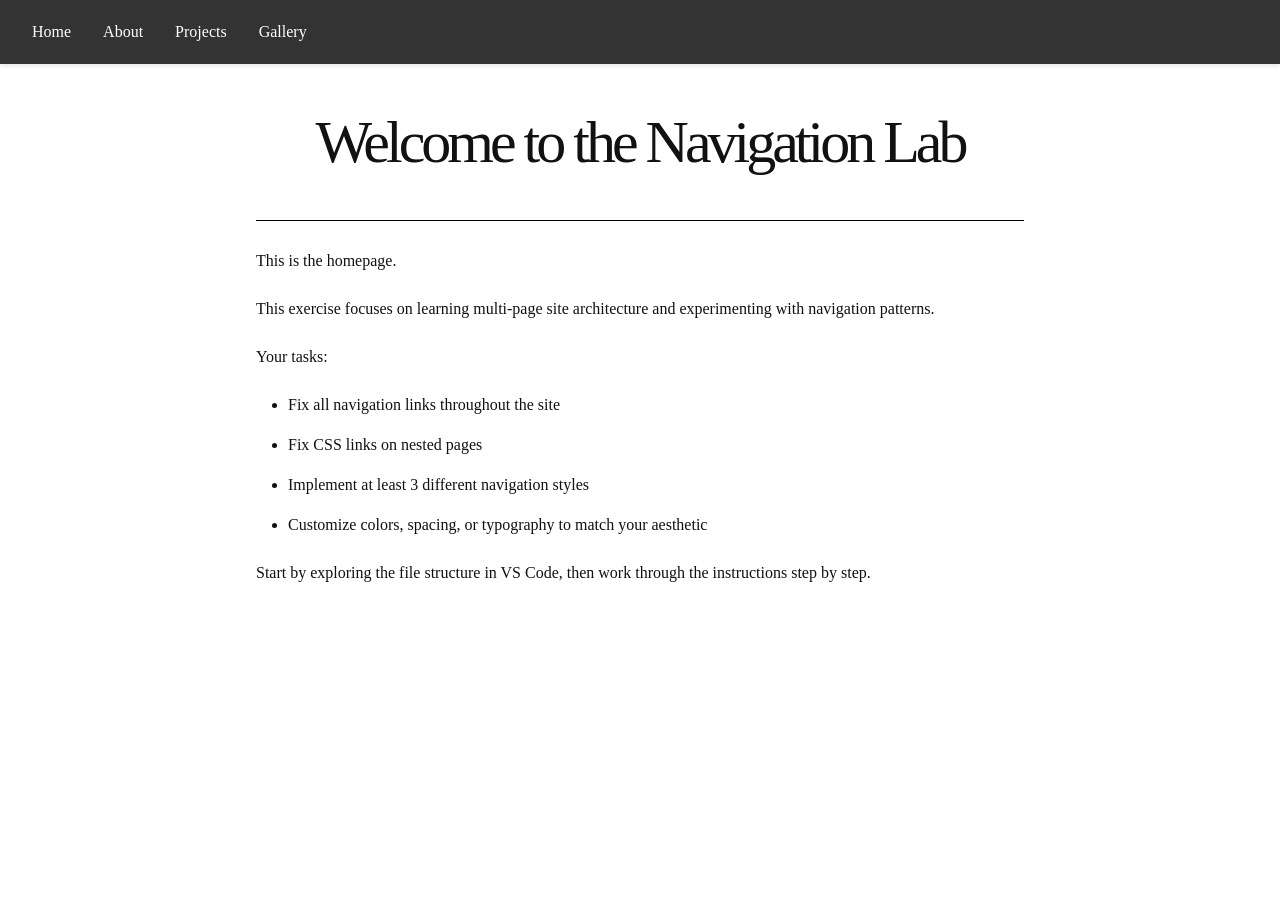
<file: week-06-exercise-01/index.html>
<!DOCTYPE html>
<html lang="en">

<head>
  <meta charset="UTF-8">
  <meta name="viewport" content="width=device-width, initial-scale=1.0">
  <title>Navigation Lab - Home</title>
  <link rel="stylesheet" href="css/style.css">
</head>

<body>

  <nav class="nav-horizontal">
    <ul>
      
<li><a href="index.html">Home</a></li>
<li><a href="about.html">About</a></li>
<li><a href="projects/index.html">Projects</a></li>
<li><a href="gallery/index.html">Gallery</a></li>

    </ul>
  </nav>

  <main>
    <h1>Welcome to the Navigation Lab</h1>

    <p>This is the homepage.</p>
    <p>This exercise focuses on learning multi-page site architecture and experimenting with navigation patterns.</p>

    <p>Your tasks:</p>
    <ul>
      <li>Fix all navigation links throughout the site</li>
      <li>Fix CSS links on nested pages</li>
      <li>Implement at least 3 different navigation styles</li>
      <li>Customize colors, spacing, or typography to match your aesthetic</li>
    </ul>

    <p>Start by exploring the file structure in VS Code, then work through the instructions step by step.</p>
  </main>

</body>

</html>
</file>
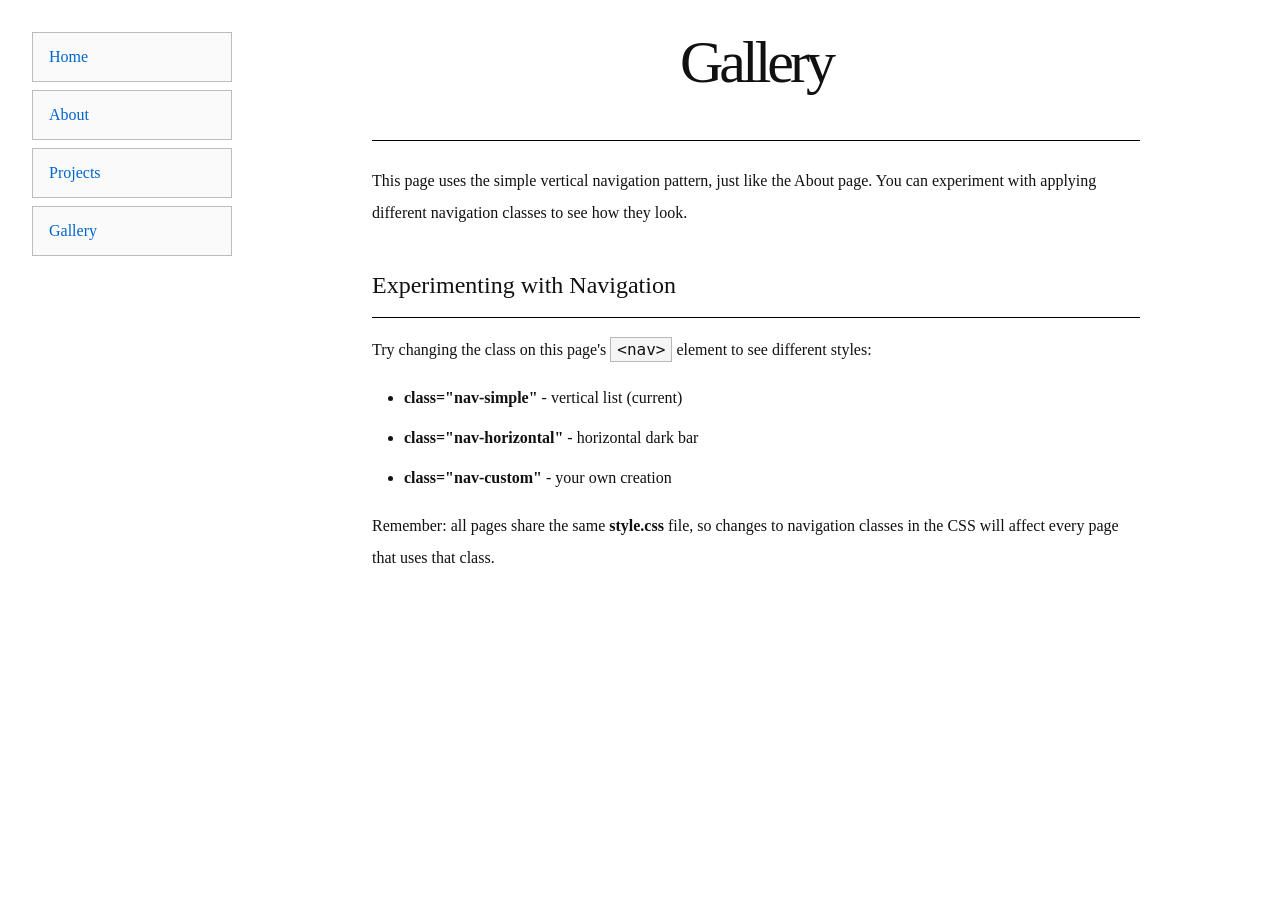
<file: week-06-exercise-01/gallery/index.html>
<!DOCTYPE html>
<html lang="en">

<head>
  <meta charset="UTF-8">
  <meta name="viewport" content="width=device-width, initial-scale=1.0">
  <title>Navigation Lab - Gallery</title>
  
<link rel="stylesheet" href="../css/style.css">

</head>

<body>

  <nav class="nav-simple">
    <ul>
      
<li><a href="../index.html">Home</a></li>
<li><a href="../about.html">About</a></li>
<li><a href="../projects/index.html">Projects</a></li>
<li><a href="index.html">Gallery</a></li>

    </ul>
  </nav>

  <main>
    <h1>Gallery</h1>

    <p>This page uses the simple vertical navigation pattern, just like the About page. You can experiment with applying
      different navigation classes to see how they look.</p>

    <h2>Experimenting with Navigation</h2>

    <p>Try changing the class on this page's <code>&lt;nav&gt;</code> element to see different styles:</p>

    <ul>
      <li><strong>class="nav-simple"</strong> - vertical list (current)</li>
      <li><strong>class="nav-horizontal"</strong> - horizontal dark bar</li>
      <li><strong>class="nav-custom"</strong> - your own creation</li>
    </ul>

    <p>Remember: all pages share the same <strong>style.css</strong> file, so changes to navigation classes in the CSS
      will affect every page that uses that class.</p>
  </main>

</body>

</html>
</file>
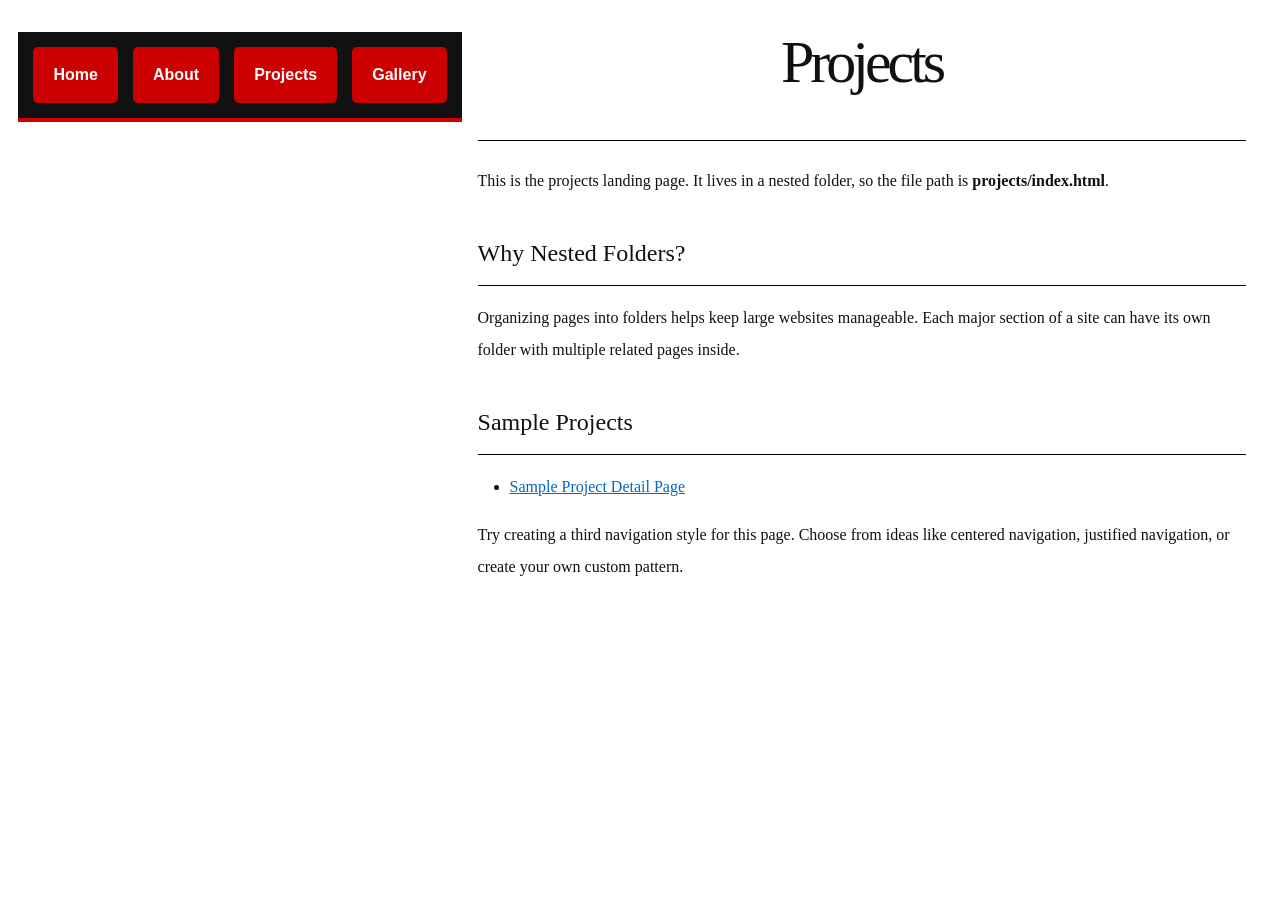
<file: week-06-exercise-01/projects/index.html>
<!DOCTYPE html>
<html lang="en">

<head>
  <meta charset="UTF-8">
  <meta name="viewport" content="width=device-width, initial-scale=1.0">
  <title>Navigation Lab - Projects</title>
  
<link rel="stylesheet" href="../css/style.css">

</head>

<body>


<nav class="nav-custom">

    <ul>
      
<li><a href="../index.html">Home</a></li>
<li><a href="../about.html">About</a></li>
<li><a href="index.html">Projects</a></li>
<li><a href="../gallery/index.html">Gallery</a></li>

    </ul>
  </nav>

  <main>
    <h1>Projects</h1>

    <p>This is the projects landing page. It lives in a nested folder, so the file path is
      <strong>projects/index.html</strong>.
    </p>

    <h2>Why Nested Folders?</h2>

    <p>Organizing pages into folders helps keep large websites manageable. Each major section of a site can have its own
      folder with multiple related pages inside.</p>

    <h2>Sample Projects</h2>

    <ul>
      <li><a href="project-detail.html">Sample Project Detail Page</a></li>
    </ul>

    <p>Try creating a third navigation style for this page. Choose from ideas like centered navigation, justified
      navigation, or create your own custom pattern.</p>
  </main>

</body>

</html>
</file>
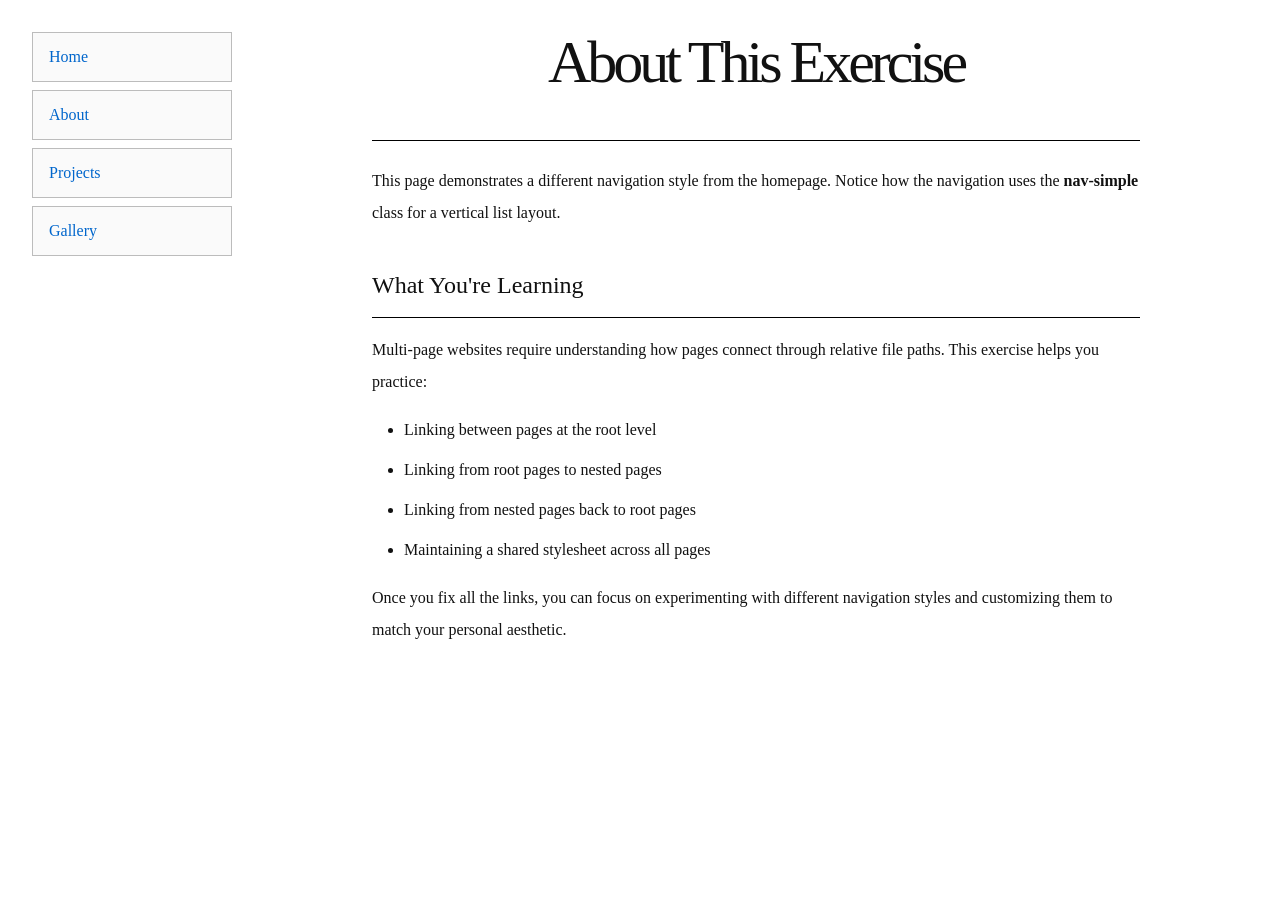
<file: week-06-exercise-01/about.html>
<!DOCTYPE html>
<html lang="en">

<head>
  <meta charset="UTF-8">
  <meta name="viewport" content="width=device-width, initial-scale=1.0">
  <title>Navigation Lab - About</title>
  <link rel="stylesheet" href="css/style.css">
</head>

<body>

  <nav class="nav-simple">
    <ul>
      
<li><a href="index.html">Home</a></li>
<li><a href="about.html">About</a></li>
<li><a href="projects/index.html">Projects</a></li>
<li><a href="gallery/index.html">Gallery</a></li>

    </ul>
  </nav>

  <main>
    <h1>About This Exercise</h1>

    <p>This page demonstrates a different navigation style from the homepage. Notice how the navigation uses the
      <strong>nav-simple</strong> class for a vertical list layout.
    </p>

    <h2>What You're Learning</h2>

    <p>Multi-page websites require understanding how pages connect through relative file paths. This exercise helps you
      practice:</p>

    <ul>
      <li>Linking between pages at the root level</li>
      <li>Linking from root pages to nested pages</li>
      <li>Linking from nested pages back to root pages</li>
      <li>Maintaining a shared stylesheet across all pages</li>
    </ul>

    <p>Once you fix all the links, you can focus on experimenting with different navigation styles and customizing them
      to match your personal aesthetic.</p>
  </main>

</body>

</html>
</file>
<file: project-01/style.css>
/* Project 01 - Personal Landing Page */
/* Rafael Amaya - CMPA 3304 */

/* Website Color Variables */
:root {
    --primary-color: #cc0000;
    --background-color: #111111;
    --secondary-color: #1e1e1e;
    --text-color: #ffffff;
    --muted-color: #cccccc;
}

/* Basic Website Styling */
body {
    margin: 0;
    padding: 0;
    background-color: var(--background-color);
    color: var(--text-color);
  font-family: system-ui, -apple-system, BlinkMacSystemFont, "Segoe UI", sans-serif;
    line-height: 1.6;
}

/* Header and Navigation Styling */
header {
    display: flex;
    justify-content: space-between;
    align-items: center;
    background-color: var(--secondary-color);
    padding: 20px 8%;
    border-bottom: 2px solid var(--primary-color);
}

header h1 {
    font-size: 28px;
    margin: 0;
    color: var(--text-color);
}

nav {
    display: flex;
    gap: 25px;
}

nav a {
    color: var(--text-color);
    text-decoration: none;
    font-size: 16px;
    transition: color 0.3s ease;
}

nav a:hover {
    color: var(--primary-color);
}

/* Introduction Section */
#intro {
    text-align: center;
    padding: 100px 10%;
    background-color: var(--background-color);
}

#intro h2 {
    font-size: 48px;
    margin-bottom: 10px;
}

#intro h3 {
    font-size: 24px;
    color: var(--primary-color);
    margin-bottom: 25px;
}

#intro p {
    font-size: 18px;
    color: var(--muted-color);
    max-width: 800px;
    margin: 0 auto 35px;
}

/* View My Projects Button */
#intro a {
    display: inline-block;
    background-color: var(--primary-color);
    color: var(--text-color);
    padding: 14px 30px;
    text-decoration: none;
    border-radius: 6px;
    font-weight: bold;
    transition: background-color 0.3s ease,
                transform 0.3s ease;
}

#intro a:hover {
    background-color: #a30000;
    transform: translateY(-3px);
}

/* About Me Section */
#about {
    background-color: var(--secondary-color);
    padding: 80px 10%;
    text-align: center;
}

#about h2 {
    font-size: 36px;
    margin-bottom: 25px;
    color: var(--text-color);
}

#about p {
    font-size: 18px;
    color: var(--muted-color);
    max-width: 850px;
    margin: 0 auto;
    line-height: 1.8;
}

/* Education & Achievements Section */
#education {
    background-color: var(--background-color);
    padding: 80px 10%;
    text-align: center;
}

#education h2 {
    font-size: 36px;
    margin-bottom: 40px;
    color: var(--text-color);
}

#education h3 {
    font-size: 24px;
    color: var(--primary-color);
    margin-top: 35px;
    margin-bottom: 15px;
}

#education p {
    font-size: 18px;
    color: var(--muted-color);
    max-width: 800px;
    margin: 0 auto;
    line-height: 1.8;
}

/* Projects Section */
#projects {
    background-color: var(--secondary-color);
    padding: 80px 10%;
    text-align: center;
    display: flex;
    flex-wrap: wrap;
    justify-content: center;
    gap: 25px;
}

#projects h2 {
    font-size: 36px;
    color: var(--text-color);
    width: 100%;
    margin-bottom: 20px;
}

/* Individual Project Cards */
.project-card {
    background-color: var(--background-color);
    padding: 30px;
    border-radius: 10px;
    border: 1px solid #444444;
    flex: 1 1 250px;
    max-width: 350px;
    transition: transform 0.3s ease,
                border-color 0.3s ease;
}

.project-card:hover {
    transform: translateY(-8px);
    border-color: var(--primary-color);
}

.project-card h3 {
    color: var(--primary-color);
    font-size: 22px;
}

.project-card p {
    color: var(--muted-color);
    font-size: 16px;
}

/* Project Links */
.project-card a {
    display: inline-block;
    margin-top: 15px;
    padding: 10px 20px;
    background-color: var(--primary-color);
    color: var(--text-color);
    text-decoration: none;
    border-radius: 5px;
    transition: background-color 0.3s ease;
}

.project-card a:hover {
    background-color: #a30000;
}

/* Skills & Experience Section */
#skills {
    background-color: var(--background-color);
    padding: 80px 10%;
    text-align: center;
}

#skills h2 {
    font-size: 36px;
    color: var(--text-color);
    margin-bottom: 40px;
}

#skills h3 {
    font-size: 24px;
    color: var(--primary-color);
    margin-top: 35px;
    margin-bottom: 20px;
}

#skills p {
    font-size: 18px;
    color: var(--muted-color);
    max-width: 850px;
    margin: 0 auto 25px;
    line-height: 1.8;
}

/* Technical Skills List */
#skills ul {
    display: flex;
    flex-wrap: wrap;
    justify-content: center;
    gap: 15px;
    list-style: none;
    padding: 0;
    max-width: 850px;
    margin: 0 auto;
}

#skills li {
    background-color: var(--secondary-color);
    padding: 12px 22px;
    border: 1px solid #444444;
    border-radius: 6px;
    color: var(--text-color);
    transition: border-color 0.3s ease,
                transform 0.3s ease;
}

#skills li:hover {
    border-color: var(--primary-color);
    transform: translateY(-4px);
}

/* Contact Footer */
footer {
    background-color: var(--secondary-color);
    padding: 60px 10% 30px;
    text-align: center;
    border-top: 2px solid var(--primary-color);
}

footer h2 {
    font-size: 36px;
    color: var(--text-color);
    margin-bottom: 20px;
}

footer p {
    font-size: 16px;
    color: var(--muted-color);
    margin-bottom: 30px;
}

/* Contact Links */
.contact-links {
    display: flex;
    justify-content: center;
    flex-wrap: wrap;
    gap: 20px;
    margin-bottom: 40px;
}

.contact-links a {
    display: inline-block;
    padding: 12px 25px;
    background-color: var(--primary-color);
    color: var(--text-color);
    text-decoration: none;
    border-radius: 6px;
    transition: background-color 0.3s ease,
                transform 0.3s ease;
}

.contact-links a:hover {
    background-color: #a30000;
    transform: translateY(-4px);
}

footer p:last-child {
    font-size: 14px;
    color: var(--muted-color);
    margin-bottom: 0;
}

/* Responsive Design for Tablets and Phones */
@media (max-width: 768px) {

    /* Header and Navigation */
    header {
        flex-direction: column;
        text-align: center;
        gap: 20px;
    }

    nav {
        flex-wrap: wrap;
        justify-content: center;
        gap: 15px;
    }

    nav a {
        font-size: 14px;
    }

    /* Introduction Section */
    #intro {
        padding: 80px 6%;
    }

    #intro h2 {
        font-size: 36px;
    }

    #intro h3 {
        font-size: 22px;
    }

    #intro p {
        font-size: 16px;
    }

    /* All Main Sections */
    #about,
    #education,
    #projects,
    #skills {
        padding: 60px 6%;
    }

    /* Project Cards */
    .project-card {
        width: 100%;
        box-sizing: border-box;
    }

    /* Contact Footer */
    footer {
        padding: 50px 6% 25px;
    }

    .contact-links {
        flex-wrap: wrap;
        gap: 15px;
    }
}

/* Smaller Mobile Phones */
@media (max-width: 480px) {

    header h1 {
        font-size: 24px;
    }

    #intro h2 {
        font-size: 30px;
    }

    #intro h3 {
        font-size: 20px;
    }

    h2 {
        font-size: 28px;
    }

    .contact-links {
        flex-direction: column;
        align-items: center;
    }

    .contact-links a {
        width: 180px;
        box-sizing: border-box;
    }
}

/* Project Screenshot Styling */
.project-image {
    width: 100%;
    height: 180px;
    object-fit: cover;
    border-radius: 8px;
    margin-bottom: 20px;
}
</file>
<file: week-03-exercise-01/style.css>
/* Universal Box-Sizing Rule */
* {
    box-sizing: border-box;
}

/* Body Styling */
body {
    font-family: Arial, Helvetica, sans-serif;
    background-color: #eeeeee;
    margin: 0;
    padding: 40px;
}

/* Personal Card Styling */
.card {
    max-width: 600px;
    margin: 0 auto;
    padding: 30px;
    background-color: #ffffff;
    border: 4px solid #000000;
}

/* Heading Styling */
.card h1 {
    color: #cc0000;
    font-size: 32px;
    margin: 0 0 20px 0;
}

/* Biography Styling */
.card p {
    color: #333333;
    font-size: 18px;
    margin: 0;
}
</file>
<file: week-04-exercise-01/style.css>
* {
    box-sizing: border-box;
}

html,
body {
    min-height: 100vh;
    margin: 0;
}

body {
    font-family: "Times New Roman", serif;
    line-height: 2;
    display: flex;
    justify-content: center;
    align-items: flex-start;
    padding: 32px 0;
}

main {
    max-width: 800px;
    width: 90%;
    padding: 16px;
    border: 1px solid rgba(0, 0, 0, 0.25);
}

h1 {
    font-weight: normal;
    font-size: 48px;
    line-height: 1em;
    margin-top: 48px;
    margin-bottom: 48px;
    text-align: center;
}

h2 {
    font-size: 24px;
    margin-top: 48px;
    margin-bottom: 16px;
    border-bottom: 1px solid rgba(0, 0, 0, 1);
    padding-bottom: 16px;
}

p {
    margin-bottom: 16px;
}

.screenshot-container {
    margin: 32px 0;
    padding: 16px;
    border: 1px solid rgba(0, 0, 0, 1);
    text-align: center;
}

.screenshot-container img {
    max-width: 100%;
    height: auto;
    display: block;
    margin: 0 auto;
    border: 1px solid rgba(0, 0, 0, 0.25);
}
</file>
<file: week-04-exercise-02/style.css>
* {
    box-sizing: border-box;
}

html,
body {
    min-height: 100vh;
    margin: 0;
}

body {
    font-family: "Times New Roman", serif;
    line-height: 2;
    display: flex;
    justify-content: center;
    align-items: flex-start;
    padding: 32px 0;
}

main {
    max-width: 1200px;
    width: 90%;
    padding: 16px;
    border: 1px solid rgba(0, 0, 0, 0.25);
}

h1 {
    font-weight: normal;
    font-size: 48px;
    line-height: 1em;
    margin-top: 48px;
    margin-bottom: 48px;
    text-align: center;
}

main>p {
    margin-bottom: 32px;
    text-align: center;
    max-width: 800px;
    margin-left: auto;
    margin-right: auto;
}

.collection-grid {
    display: grid;
    grid-template-columns: repeat(3, 1fr);
    gap: 24px;
    margin: 48px 0;
}

.collection-card {
    background-color: #faf7f0;
    border: 1px solid #d6c5a5;
    border-radius: 8px;
    padding: 20px;
}

.collection-card img {
    width: 100%;
    height: 350px;
    object-fit: contain;
}

.collection-card h2 {
    font-size: 24px;
    font-weight: bold;
    margin-top: 0;
    margin-bottom: 8px;
    line-height: 1.2;
}

.collection-card .details {
    font-size: 14px;
    color: rgba(0, 0, 0, 0.6);
    margin-bottom: 16px;
    font-style: italic;
}

.collection-card .description {
    font-size: 16px;
    margin-bottom: 0;
    line-height: 1.6;
}
@media (max-width: 900px) {
    .collection-grid {
        grid-template-columns: repeat(2, 1fr);
    }
}

@media (max-width: 600px) {
    .collection-grid {
        grid-template-columns: 1fr;
    }
}
</file>
<file: week-05-exercise-01/style.css>
* {
    margin: 0;
    padding: 0;
    box-sizing: border-box;
}

body {
    font-family: "Times New Roman", serif;
    line-height: 2;
    background-color: #fafafa;
    color: #1F2937;
    padding: 32px 16px;
}

.container {
    max-width: 800px;
    margin: 0 auto;
    display: flex;
    flex-direction: column;
    gap: 48px;
}

h1 {
    font-size: 48px;
    line-height: 1em;
    font-weight: normal;
    text-align: center;
    margin-bottom: 16px;
}

.subtitle {
    text-align: center;
    font-size: 16px;
    color: #6B7280;
    margin-bottom: 32px;
}

h2 {
    font-size: 24px;
    font-weight: normal;
    border-bottom: 1px solid rgba(0, 0, 0, 1);
    padding-bottom: 8px;
    margin-bottom: 16px;
}

.button-section {
    padding: 32px;
    background-color: #ffffff;
    border: 1px solid rgba(0, 0, 0, 0.25);
}

.button-section p {
    font-size: 16px;
    margin-bottom: 24px;
}

button {
    font-family: "Times New Roman", serif;
    font-size: 16px;
    cursor: pointer;
    border-radius: 0;
}

.button-01 {
    background-color: #0066CC;
    color: #ffffff;
    padding: 16px 32px;
    border: 2px solid #0066CC;
    transition: background-color 0.3s ease, color 0.3s ease, border-color 0.3s ease;
}

.button-01:hover {
    background-color: #ffffff;
    color: #0066CC;
    border-color: #0066CC;
}

.button-02 {
    background-color: #0e6027;
    color: #ffffff;
    padding: 16px 32px;
    border: 2px solid #0e6027;
    transition: transform 0.3s ease, box-shadow 0.3s ease;
}

.button-02:hover {
    transform: translateY(-4px);
    box-shadow: 0 8px 16px rgba(0, 0, 0, 0.2);
}

/* Button 03 - Color Change */
.button-03 {
    background-color: #cc0000;
    color: white;
    padding: 15px 30px;
    border: 2px solid #cc0000;
    font-family: Arial, sans-serif;
    cursor: pointer;
    transition: all 0.3s ease;
}

.button-03:hover {
    background-color: black;
    color: white;
    border-color: black;
}

/* Button 04 - Grow Effect */
.button-04 {
    background-color: #2563eb;
    color: white;
    padding: 15px 30px;
    border: 2px solid #2563eb;
    font-family: Arial, sans-serif;
    cursor: pointer;
    transition: all 0.3s ease-in-out;
}

.button-04:hover {
    transform: scale(1.1);
    background-color: #1e40af;
}

/* Button 05 - Spin Effect */
.button-05 {
    background-color: #15803d;
    color: white;
    padding: 15px 30px;
    border: 2px solid #15803d;
    font-family: Arial, sans-serif;
    cursor: pointer;
    transition: all 0.3s ease;
}


.button-05:hover {
    transform: rotate(5deg);
    background-color: #22c55e;
}


/* Button 06 - Border Effect */
.button-06 {
    background-color: white;
    color: #7c3aed;
    padding: 15px 30px;
    border: 2px solid #7c3aed;
    font-family: Arial, sans-serif;
    cursor: pointer;
    transition: all 0.5s ease-in-out;
}

.button-06:hover {
    background-color: #7c3aed;
    color: white;
    border-radius: 20px;
}
</file>
<file: week-06-exercise-01/css/style.css>
* {
  margin: 0;
  padding: 0;
  box-sizing: border-box;
}

body {
  font-family: "Times New Roman", serif;
  font-size: 16px;
  line-height: 2;
  color: #111111;
  background-color: #ffffff;
  display: flex;
  justify-content: center;
  align-items: flex-start;
  min-height: 100vh;
  padding: 32px 0;
}

main {
  max-width: 800px;
  width: 100%;
  padding: 0 16px;
}

h1 {
  font-size: 3.75rem;
  font-weight: normal;
  line-height: 1em;
  letter-spacing: -0.25rem;
  text-align: center;
  margin-bottom: 24px;
  padding-bottom: 48px;
  border-bottom: 1px solid rgba(0, 0, 0, 1);
}

h2 {
  font-size: 24px;
  font-weight: normal;
  margin-top: 32px;
  margin-bottom: 16px;
  padding-bottom: 8px;
  border-bottom: 1px solid rgba(0, 0, 0, 1);
}

p {
  margin-bottom: 16px;
}

ul {
  margin-left: 32px;
  margin-bottom: 16px;
}

li {
  margin-bottom: 8px;
}

a {
  color: #0066CC;
  text-decoration: underline;
}

a:hover {
  color: #004499;
}

code {
  font-family: monospace;
  background-color: #f5f5f5;
  padding: 2px 6px;
  border: 1px solid rgba(0, 0, 0, 0.25);
}

.nav-simple {
  position: fixed;
  left: 32px;
  top: 32px;
  width: 200px;
}

.nav-simple ul {
  list-style: none;
  margin: 0;
  padding: 0;
}

.nav-simple li {
  margin-bottom: 8px;
}

.nav-simple a {
  display: block;
  padding: 8px 16px;
  color: #0066CC;
  text-decoration: none;
  background-color: #fafafa;
  border: 1px solid rgba(0, 0, 0, 0.25);
  transition: background-color 0.3s ease, color 0.3s ease;
}

.nav-simple a:hover {
  background-color: #0066CC;
  color: #ffffff;
}

.nav-simple+main {
  margin-left: 232px;
}

.nav-horizontal {
  position: fixed;
  top: 0;
  left: 0;
  right: 0;
  background-color: #333333;
  padding: 0 32px;
  box-shadow: 0 2px 4px rgba(0, 0, 0, 0.1);
  z-index: 1000;
}

.nav-horizontal ul {
  list-style: none;
  margin: 0;
  padding: 0;
  display: flex;
  gap: 32px;
}

.nav-horizontal li {
  margin-bottom: 0;
}

.nav-horizontal a {
  display: block;
  padding: 16px 0;
  color: #ffffff;
  text-decoration: none;
  transition: color 0.3s ease;
}

.nav-horizontal a:hover {
  color: #0066CC;
}

.nav-horizontal+main {
  margin-top: 80px;
}


/* Custom Navigation - Texas Tech Theme */
.nav-custom {
    background-color: #111111;
    padding: 15px;
    border-bottom: 4px solid #cc0000;
}

.nav-custom ul {
    list-style: none;
    display: flex;
    justify-content: center;
    gap: 15px;
    padding: 0;
    margin: 0;
}

.nav-custom li {
    margin: 0;
}

.nav-custom a {
    display: block;
    padding: 12px 20px;
    background-color: #cc0000;
    color: white;
    text-decoration: none;
    border-radius: 5px;
    font-family: Arial, sans-serif;
    font-weight: bold;
}

.nav-custom a:hover {
    background-color: white;
    color: #cc0000;
}


@media (width >=480px) {}

@media (width >=1024px) {}
@media (max-width: 600px) {
    body {
        flex-direction: column;
        padding: 0;
    }

    .nav-custom {
        width: 100%;
    }

    .nav-custom ul {
        flex-direction: column;
        align-items: stretch;
    }

    .nav-custom a {
        text-align: center;
    }

    main {
        width: 100%;
        padding: 20px;
    }
}
</file>
